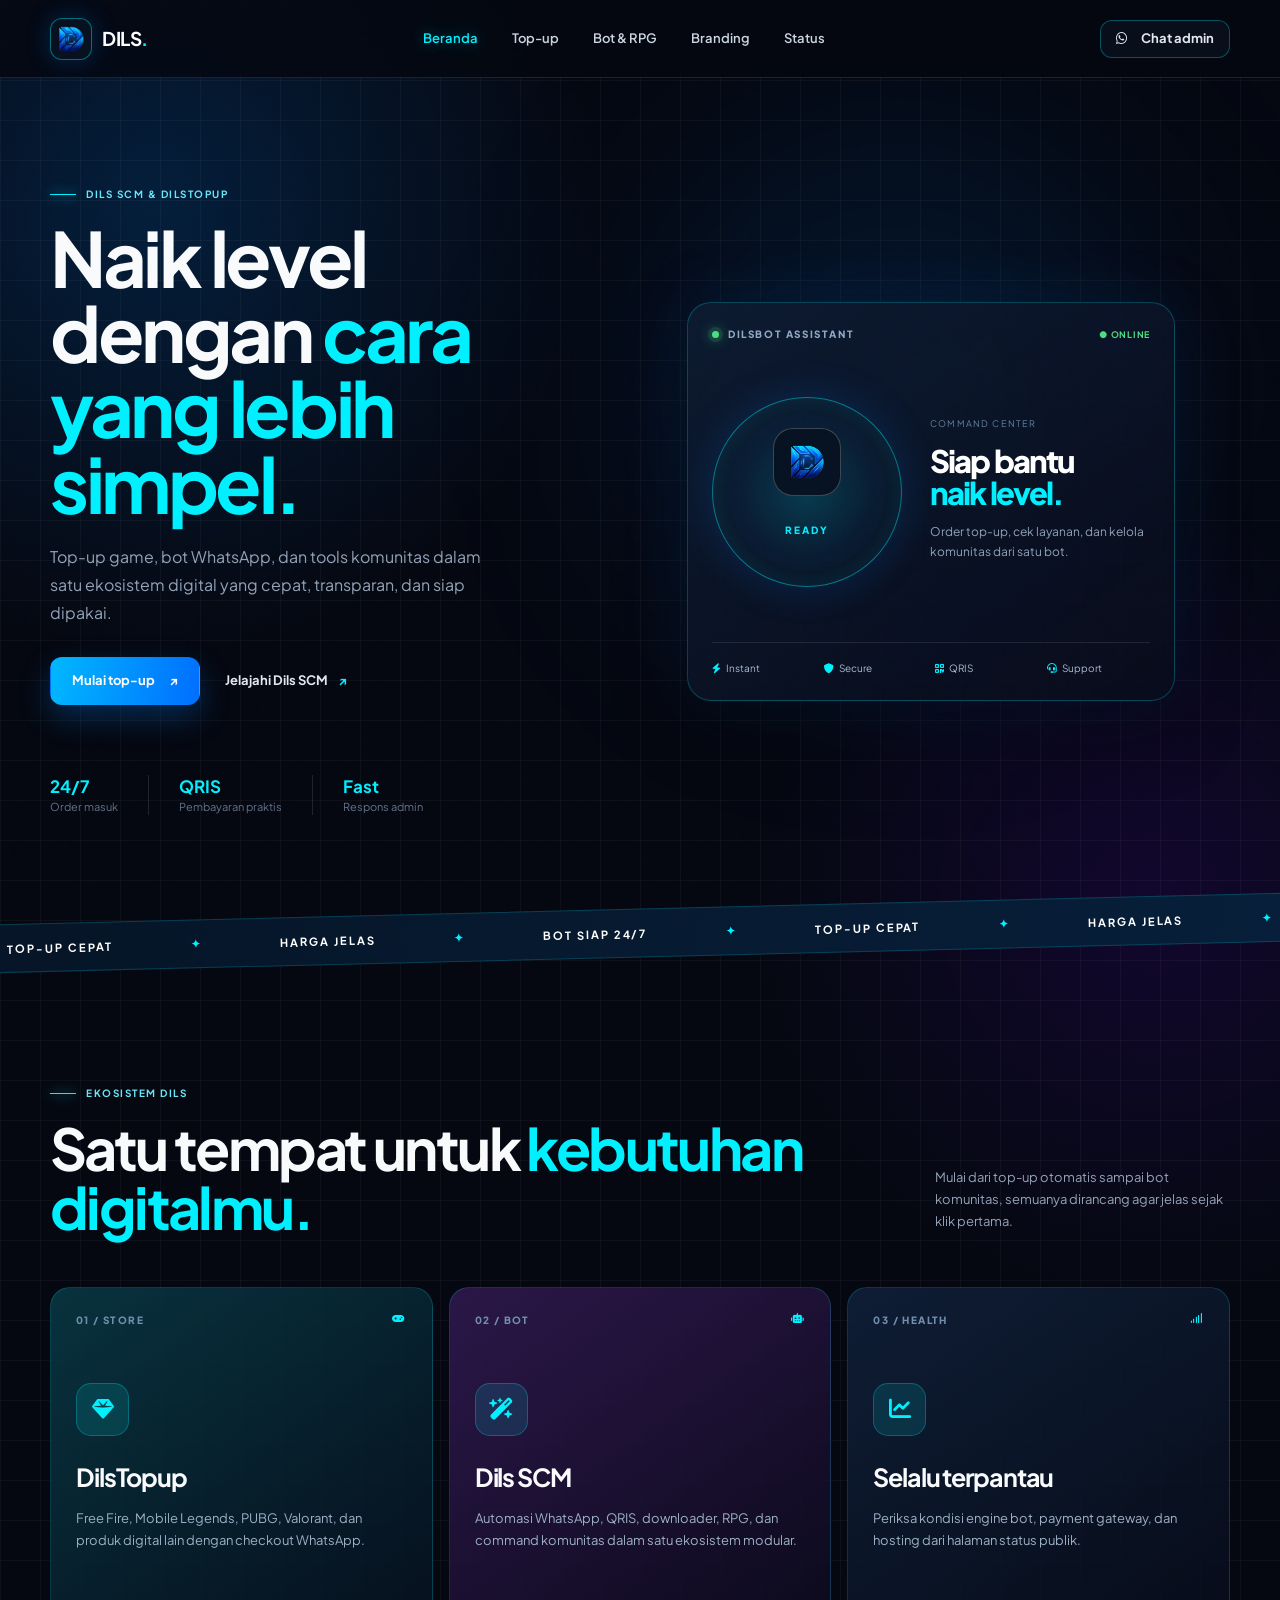
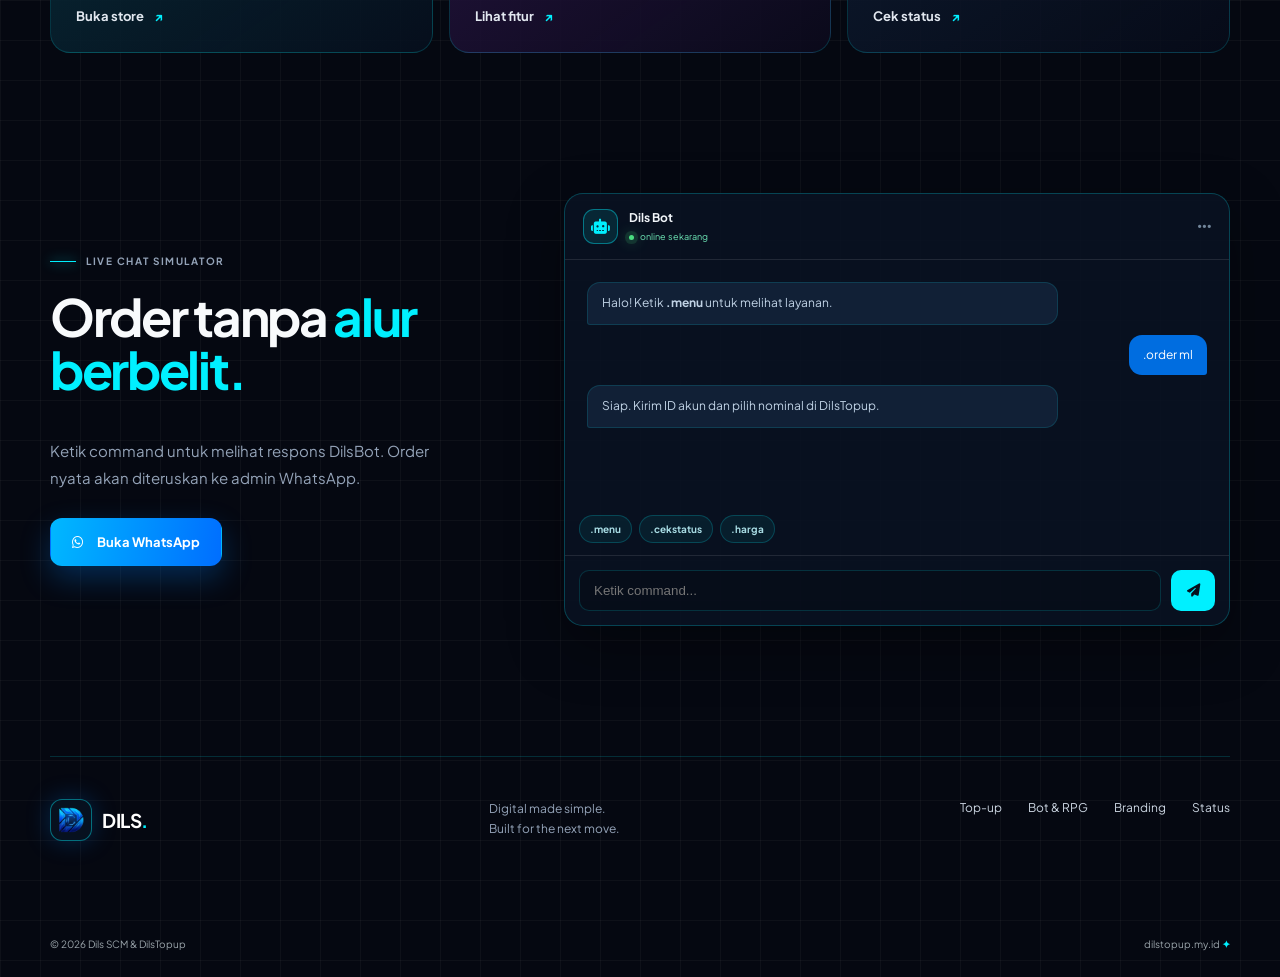
<file: index.html>
<!doctype html>
<html lang="id">
<head>
  <meta charset="utf-8">
  <meta name="viewport" content="width=device-width, initial-scale=1">
  <meta name="description" content="Dils SCM dan DilsTopup: bot WhatsApp, top-up game otomatis, dan komunitas digital.">
  <meta name="theme-color" content="#050811">
  <title>Dils SCM & DilsTopup | Digital made simple</title>
  <link rel="canonical" href="https://web.dilstopup.my.id/">
  <meta property="og:type" content="website">
  <meta property="og:site_name" content="Dils SCM & DilsTopup">
  <meta property="og:title" content="Dils SCM & DilsTopup | Digital made simple">
  <meta property="og:description" content="Top-up game, bot WhatsApp, QRIS, RPG, dan tools komunitas dalam satu ekosistem digital.">
  <meta property="og:url" content="https://web.dilstopup.my.id/">
  <meta property="og:image" content="https://web.dilstopup.my.id/dils-logo.png">
  <meta property="og:image:alt" content="Logo resmi Dils SCM dan DilsTopup">
  <meta name="twitter:card" content="summary_large_image">
  <meta name="twitter:title" content="Dils SCM & DilsTopup">
  <meta name="twitter:description" content="Top-up game, bot WhatsApp, QRIS, RPG, dan tools komunitas.">
  <meta name="twitter:image" content="https://web.dilstopup.my.id/dils-logo.png">
  <link rel="icon" href="/dils-logo.png">
  <link rel="preconnect" href="https://fonts.googleapis.com">
  <link rel="preconnect" href="https://fonts.gstatic.com" crossorigin>
  <link href="https://fonts.googleapis.com/css2?family=Plus+Jakarta+Sans:wght@400;500;600;700;800&display=swap" rel="stylesheet">
  <link rel="stylesheet" href="https://cdnjs.cloudflare.com/ajax/libs/font-awesome/6.4.0/css/all.min.css">
  <link rel="stylesheet" href="styles.css?v=2">
</head>
<body>
  <div class="noise" aria-hidden="true"></div>
  <header class="site-header">
    <a class="brand" href="index.html" aria-label="Dils beranda"><img src="/dils-logo.webp" alt="Logo Dils"><span>DILS<span class="brand-dot">.</span></span></a>
    <button class="menu-toggle" type="button" aria-label="Buka navigasi" aria-expanded="false"><i class="fa-solid fa-bars"></i></button>
    <nav class="main-nav" aria-label="Navigasi utama"><a href="index.html">Beranda</a><a href="store.html">Top-up</a><a href="bot.html">Bot & RPG</a><a href="branding.html">Branding</a><a href="status.html">Status</a></nav>
    <a class="button button-small button-outline" data-whatsapp href="https://wa.me/62895370022540"><i class="fa-brands fa-whatsapp"></i> Chat admin</a>
  </header>
  <main>
    <section class="hero section-shell">
      <div class="hero-copy reveal"><p class="eyebrow"><span class="eyebrow-line"></span>DILS SCM & DILSTOPUP</p><h1>Naik level dengan <em>cara yang lebih simpel.</em></h1><p class="hero-text">Top-up game, bot WhatsApp, dan tools komunitas dalam satu ekosistem digital yang cepat, transparan, dan siap dipakai.</p><div class="hero-actions"><a class="button button-primary" href="store.html">Mulai top-up <span>↗</span></a><a class="text-link" href="bot.html">Jelajahi Dils SCM <span>↗</span></a></div><div class="proof-row"><div><strong>24/7</strong><span>Order masuk</span></div><div><strong>QRIS</strong><span>Pembayaran praktis</span></div><div><strong>Fast</strong><span>Respons admin</span></div></div></div>
      <div class="hero-art reveal reveal-delay"><div class="hero-console"><div class="console-head"><span class="live-dot"></span>DILSBOT ASSISTANT <b>● ONLINE</b></div><div class="console-main"><div class="console-orb"><img src="/dils-logo.webp" alt="DilsBot"><span>READY</span></div><div class="console-copy"><small>COMMAND CENTER</small><strong>Siap bantu<br><em>naik level.</em></strong><p>Order top-up, cek layanan, dan kelola komunitas dari satu bot.</p></div></div><div class="console-grid"><span><i class="fa-solid fa-bolt"></i>Instant</span><span><i class="fa-solid fa-shield"></i>Secure</span><span><i class="fa-solid fa-qrcode"></i>QRIS</span><span><i class="fa-solid fa-headset"></i>Support</span></div></div></div>
    </section>
    <section class="ticker" aria-label="Keunggulan Dils"><div class="ticker-track"><span>TOP-UP CEPAT</span><i>✦</i><span>HARGA JELAS</span><i>✦</i><span>BOT SIAP 24/7</span><i>✦</i><span>TOP-UP CEPAT</span><i>✦</i><span>HARGA JELAS</span><i>✦</i></div></section>
    <section class="section-shell section-block"><div class="section-heading reveal"><div><p class="eyebrow"><span class="eyebrow-line"></span>EKOSISTEM DILS</p><h2>Satu tempat untuk <em>kebutuhan digitalmu.</em></h2></div><p>Mulai dari top-up otomatis sampai bot komunitas, semuanya dirancang agar jelas sejak klik pertama.</p></div><div class="feature-grid"><article class="feature-card feature-cyan reveal"><div class="card-top"><span>01 / STORE</span><i class="fa-solid fa-gamepad"></i></div><i class="feature-icon fa-solid fa-gem"></i><h3>DilsTopup</h3><p>Free Fire, Mobile Legends, PUBG, Valorant, dan produk digital lain dengan checkout WhatsApp.</p><a class="card-link" href="store.html">Buka store <span>↗</span></a></article><article class="feature-card feature-purple reveal"><div class="card-top"><span>02 / BOT</span><i class="fa-solid fa-robot"></i></div><i class="feature-icon fa-solid fa-wand-magic-sparkles"></i><h3>Dils SCM</h3><p>Automasi WhatsApp, QRIS, downloader, RPG, dan command komunitas dalam satu ekosistem modular.</p><a class="card-link" href="bot.html">Lihat fitur <span>↗</span></a></article><article class="feature-card feature-blue reveal"><div class="card-top"><span>03 / HEALTH</span><i class="fa-solid fa-signal"></i></div><i class="feature-icon fa-solid fa-chart-line"></i><h3>Selalu terpantau</h3><p>Periksa kondisi engine bot, payment gateway, dan hosting dari halaman status publik.</p><a class="card-link" href="status.html">Cek status <span>↗</span></a></article></div></section>
    <section class="section-shell chat-section" data-chat><div class="chat-copy"><p class="eyebrow"><span class="eyebrow-line"></span>LIVE CHAT SIMULATOR</p><h2>Order tanpa <em>alur berbelit.</em></h2><p>Ketik command untuk melihat respons DilsBot. Order nyata akan diteruskan ke admin WhatsApp.</p><a class="button button-primary" data-whatsapp href="https://wa.me/62895370022540"><i class="fa-brands fa-whatsapp"></i> Buka WhatsApp</a></div><div class="chat-window"><div class="chat-head"><span class="avatar"><i class="fa-solid fa-robot"></i></span><div><b>Dils Bot</b><small><span class="live-dot"></span> online sekarang</small></div><i class="fa-solid fa-ellipsis"></i></div><div class="chat-messages"><div class="message bot">Halo! Ketik <strong>.menu</strong> untuk melihat layanan.</div><div class="message user">.order ml</div><div class="message bot">Siap. Kirim ID akun dan pilih nominal di DilsTopup.</div></div><div class="chat-prompts" aria-label="Command cepat"><button type="button" data-chat-prompt=".menu">.menu</button><button type="button" data-chat-prompt=".cekstatus">.cekstatus</button><button type="button" data-chat-prompt=".harga">.harga</button></div><form class="chat-form"><input aria-label="Pesan simulasi" placeholder="Ketik command..."><button aria-label="Kirim pesan"><i class="fa-solid fa-paper-plane"></i></button></form></div></section>
  </main>
  <footer class="site-footer"><div class="footer-top"><a class="brand" href="index.html"><img src="/dils-logo.webp" alt="Logo Dils"><span>DILS<span class="brand-dot">.</span></span></a><p>Digital made simple.<br>Built for the next move.</p><div class="footer-links"><a href="store.html">Top-up</a><a href="bot.html">Bot & RPG</a><a href="branding.html">Branding</a><a href="status.html">Status</a></div></div><div class="footer-bottom"><span>© 2026 Dils SCM & DilsTopup</span><span>dilstopup.my.id <b>✦</b></span></div></footer>
  <div class="toast" role="status"></div><script src="app.js?v=2" defer></script>
</body>
</html>
</file>
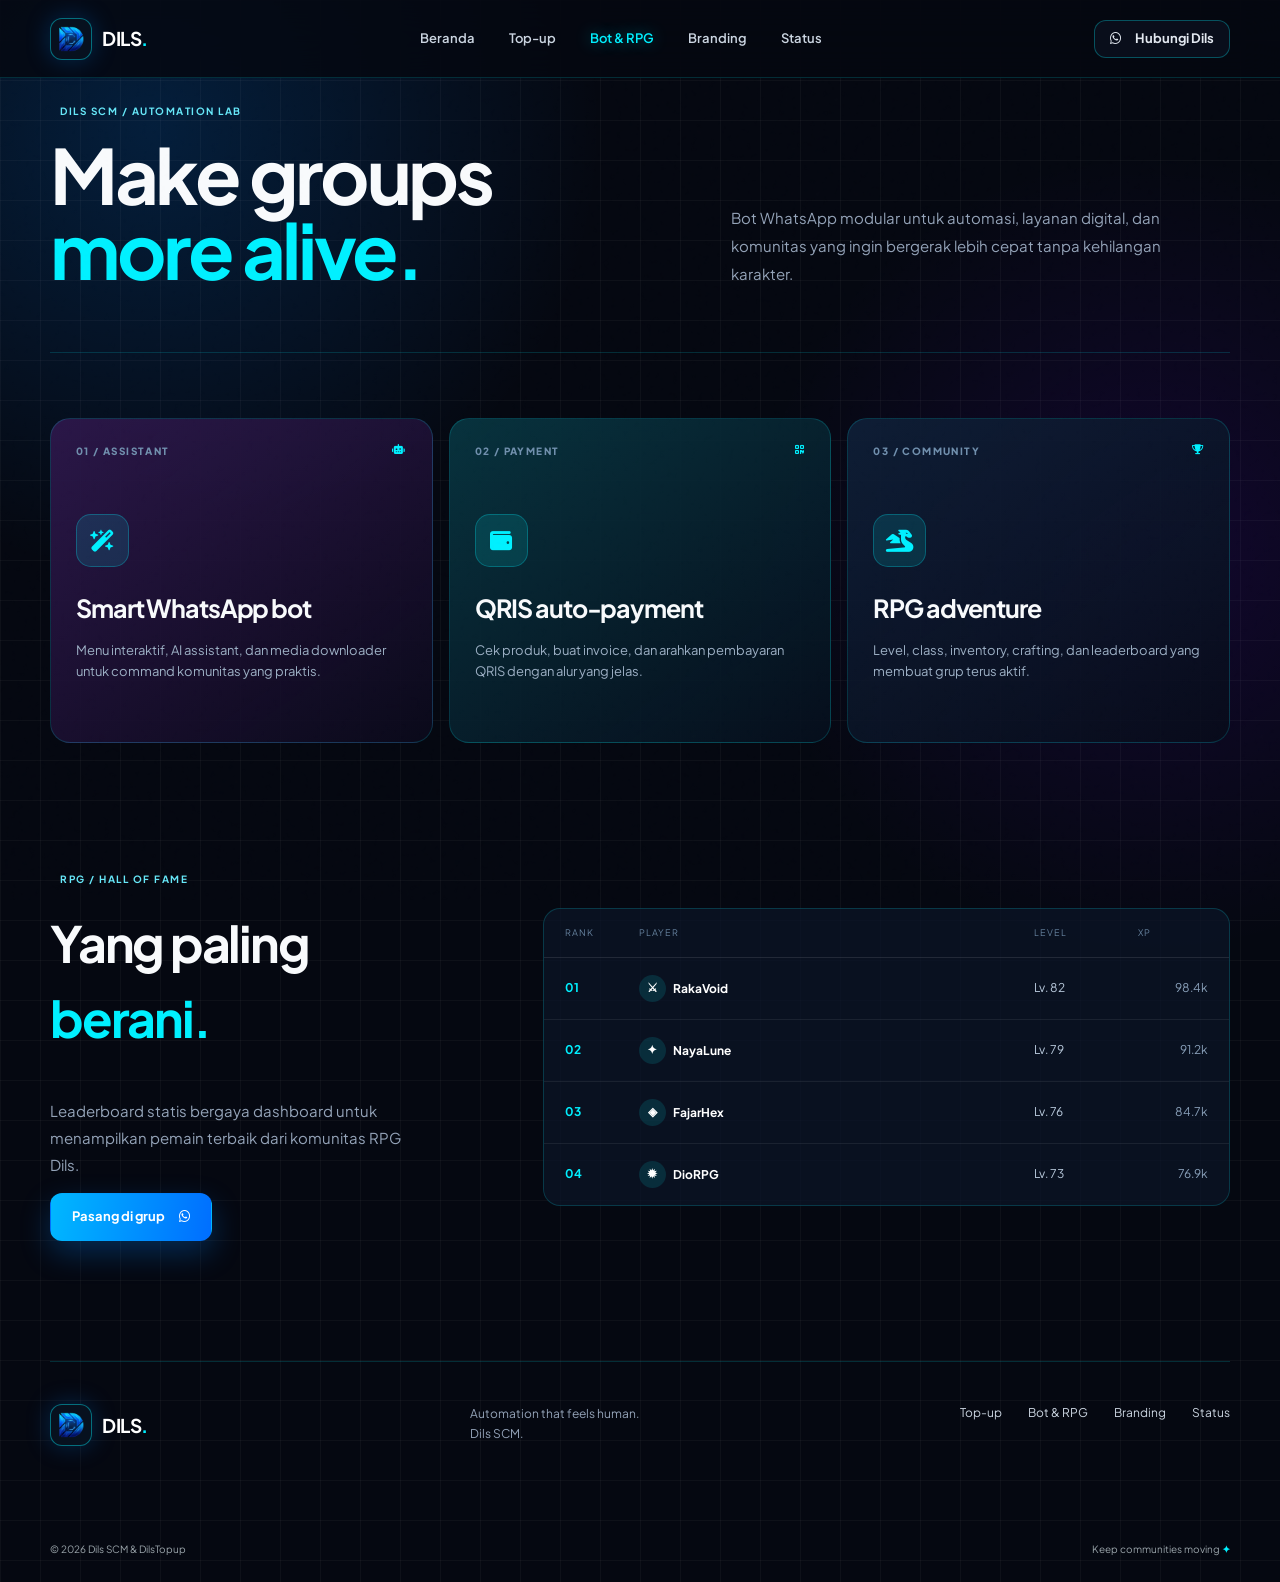
<file: bot.html>
<!doctype html>
<html lang="id">
<head><meta charset="utf-8"><meta name="viewport" content="width=device-width, initial-scale=1"><meta name="description" content="Dils SCM: bot WhatsApp, QRIS auto-payment, downloader, dan RPG komunitas."><title>Dils SCM | Bot & RPG</title><link rel="canonical" href="https://web.dilstopup.my.id/bot.html"><meta property="og:type" content="website"><meta property="og:site_name" content="Dils SCM"><meta property="og:title" content="Dils SCM | Bot WhatsApp & RPG"><meta property="og:description" content="Bot WhatsApp modular dengan QRIS auto-payment, media downloader, dan RPG komunitas."><meta property="og:url" content="https://web.dilstopup.my.id/bot.html"><meta property="og:image" content="https://web.dilstopup.my.id/dils-logo.png"><meta property="og:image:alt" content="Logo Dils SCM"><meta name="twitter:card" content="summary_large_image"><meta name="twitter:title" content="Dils SCM | Bot WhatsApp & RPG"><meta name="twitter:description" content="Automasi komunitas, QRIS, downloader, dan RPG dalam satu bot."><meta name="twitter:image" content="https://web.dilstopup.my.id/dils-logo.png"><link rel="icon" href="/dils-logo.png"><link rel="preconnect" href="https://fonts.googleapis.com"><link rel="preconnect" href="https://fonts.gstatic.com" crossorigin><link href="https://fonts.googleapis.com/css2?family=Plus+Jakarta+Sans:wght@400;500;600;700;800&display=swap" rel="stylesheet"><link rel="stylesheet" href="https://cdnjs.cloudflare.com/ajax/libs/font-awesome/6.4.0/css/all.min.css"><link rel="stylesheet" href="styles.css?v=2"></head>
<body><div class="noise" aria-hidden="true"></div><header class="site-header"><a class="brand" href="index.html"><img src="/dils-logo.webp" alt="Logo Dils"><span>DILS<span class="brand-dot">.</span></span></a><button class="menu-toggle" type="button" aria-label="Buka navigasi" aria-expanded="false"><i class="fa-solid fa-bars"></i></button><nav class="main-nav" aria-label="Navigasi utama"><a href="index.html">Beranda</a><a href="store.html">Top-up</a><a href="bot.html">Bot & RPG</a><a href="branding.html">Branding</a><a href="status.html">Status</a></nav><a class="button button-small button-outline" data-whatsapp href="https://wa.me/62895370022540"><i class="fa-brands fa-whatsapp"></i> Hubungi Dils</a></header><main class="portal-page section-shell"><section class="portal-hero reveal"><div><div class="eyebrow"><span></span>DILS SCM / AUTOMATION LAB</div><h1>Make groups <em>more alive.</em></h1></div><p>Bot WhatsApp modular untuk automasi, layanan digital, dan komunitas yang ingin bergerak lebih cepat tanpa kehilangan karakter.</p></section><section class="feature-grid portal-features"><article class="feature-card feature-purple reveal"><div class="card-top"><span>01 / ASSISTANT</span><i class="fa-solid fa-robot"></i></div><i class="feature-icon fa-solid fa-wand-magic-sparkles"></i><h3>Smart WhatsApp bot</h3><p>Menu interaktif, AI assistant, dan media downloader untuk command komunitas yang praktis.</p></article><article class="feature-card feature-cyan reveal"><div class="card-top"><span>02 / PAYMENT</span><i class="fa-solid fa-qrcode"></i></div><i class="feature-icon fa-solid fa-wallet"></i><h3>QRIS auto-payment</h3><p>Cek produk, buat invoice, dan arahkan pembayaran QRIS dengan alur yang jelas.</p></article><article class="feature-card feature-blue reveal"><div class="card-top"><span>03 / COMMUNITY</span><i class="fa-solid fa-trophy"></i></div><i class="feature-icon fa-solid fa-dragon"></i><h3>RPG adventure</h3><p>Level, class, inventory, crafting, dan leaderboard yang membuat grup terus aktif.</p></article></section><section class="rpg-layout section-block"><div><div class="eyebrow"><span></span>RPG / HALL OF FAME</div><h2>Yang paling <em>berani.</em></h2><p class="lead">Leaderboard statis bergaya dashboard untuk menampilkan pemain terbaik dari komunitas RPG Dils.</p><a class="button button-primary" data-whatsapp href="https://wa.me/62895370022540">Pasang di grup <i class="fa-brands fa-whatsapp"></i></a></div><div class="leaderboard"><div class="leader-head"><span>RANK</span><span>PLAYER</span><span>LEVEL</span><span>XP</span></div><div class="leader-row"><b>01</b><strong><span class="rank-avatar">⚔</span>RakaVoid</strong><span>Lv. 82</span><em>98.4k</em></div><div class="leader-row"><b>02</b><strong><span class="rank-avatar">✦</span>NayaLune</strong><span>Lv. 79</span><em>91.2k</em></div><div class="leader-row"><b>03</b><strong><span class="rank-avatar">◈</span>FajarHex</strong><span>Lv. 76</span><em>84.7k</em></div><div class="leader-row"><b>04</b><strong><span class="rank-avatar">✹</span>DioRPG</strong><span>Lv. 73</span><em>76.9k</em></div></div></section></main><footer class="site-footer"><div class="footer-top"><a class="brand" href="index.html"><img src="/dils-logo.webp" alt="Logo Dils"><span>DILS<span class="brand-dot">.</span></span></a><p>Automation that feels human.<br>Dils SCM.</p><div class="footer-links"><a href="store.html">Top-up</a><a href="bot.html">Bot & RPG</a><a href="branding.html">Branding</a><a href="status.html">Status</a></div></div><div class="footer-bottom"><span>© 2026 Dils SCM & DilsTopup</span><span>Keep communities moving <b>✦</b></span></div></footer><script src="app.js?v=2" defer></script></body></html>
</file>
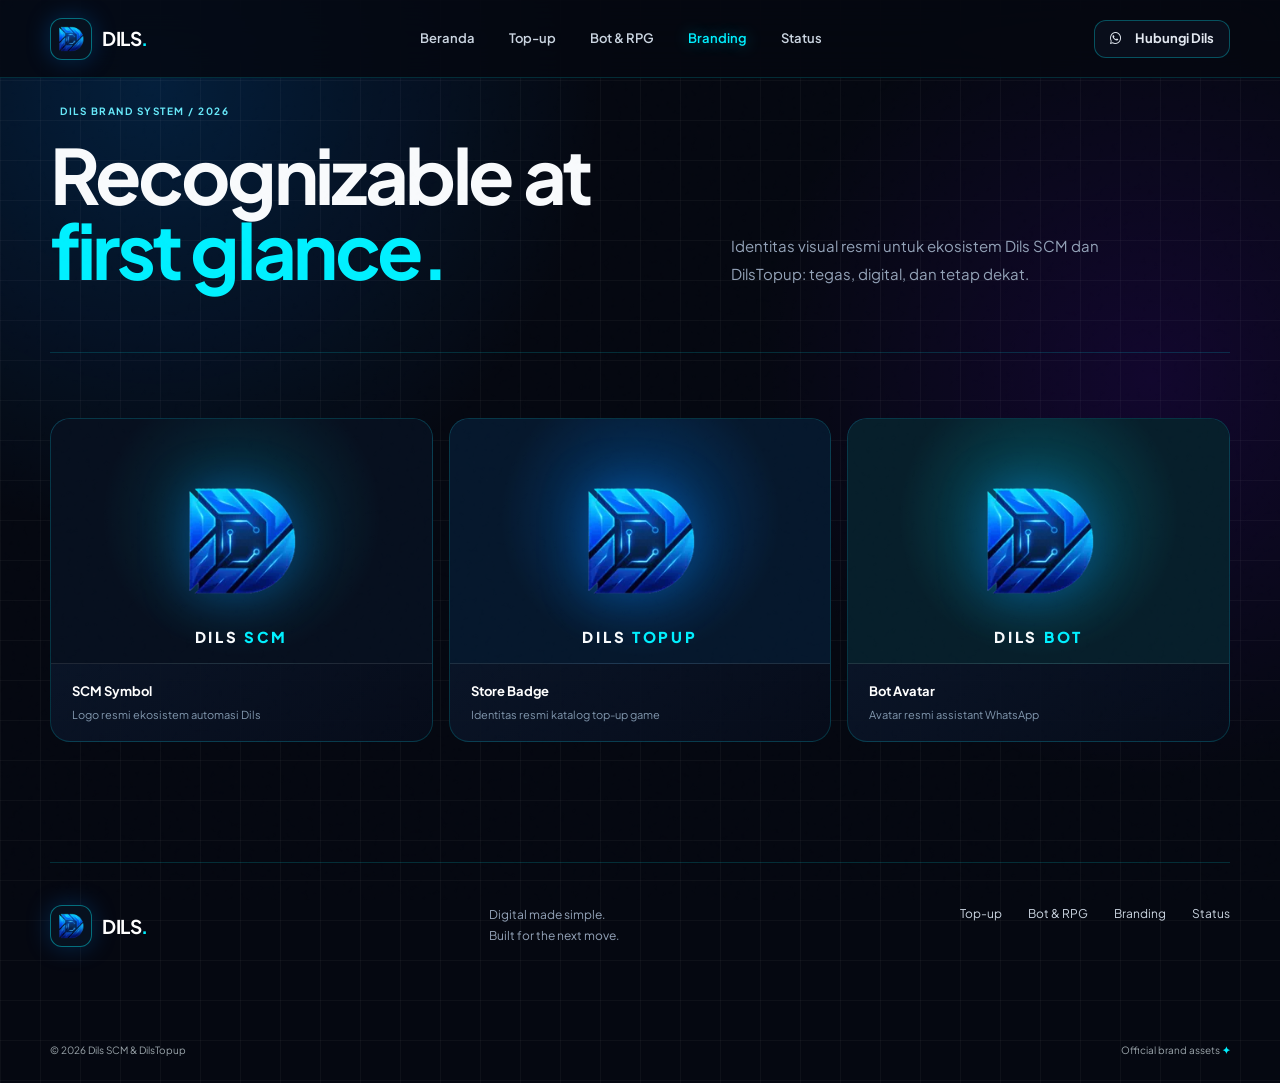
<file: branding.html>
<!doctype html>
<html lang="id">
<head>
  <meta charset="utf-8">
  <meta name="viewport" content="width=device-width, initial-scale=1">
  <meta name="description" content="Galeri logo resmi Dils SCM dan DilsTopup.">
  <title>Dils | Branding & Logo</title><link rel="canonical" href="https://web.dilstopup.my.id/branding.html"><meta property="og:type" content="website"><meta property="og:site_name" content="Dils"><meta property="og:title" content="Dils | Branding & Logo resmi"><meta property="og:description" content="Galeri identitas visual resmi Dils SCM, DilsTopup, dan DilsBot."><meta property="og:url" content="https://web.dilstopup.my.id/branding.html"><meta property="og:image" content="https://web.dilstopup.my.id/dils-logo.png"><meta property="og:image:alt" content="Logo resmi Dils"><meta name="twitter:card" content="summary_large_image"><meta name="twitter:title" content="Dils | Branding & Logo resmi"><meta name="twitter:description" content="Galeri logo resmi ekosistem Dils."><meta name="twitter:image" content="https://web.dilstopup.my.id/dils-logo.png">
  <link rel="icon" href="dils-logo.png">
  <link rel="preconnect" href="https://fonts.googleapis.com">
  <link rel="preconnect" href="https://fonts.gstatic.com" crossorigin>
  <link href="https://fonts.googleapis.com/css2?family=Plus+Jakarta+Sans:wght@400;500;600;700;800&display=swap" rel="stylesheet">
  <link rel="stylesheet" href="https://cdnjs.cloudflare.com/ajax/libs/font-awesome/6.4.0/css/all.min.css">
  <link rel="stylesheet" href="styles.css?v=3">
  <style>
    .brand-gallery { grid-template-columns: repeat(3, 1fr); }
    .brand-tile { background: linear-gradient(145deg, rgba(13, 28, 50, .96), rgba(7, 13, 27, .9)); }
    .tile-art { position: relative; min-height: 245px; padding: 30px; background: radial-gradient(circle at 50% 40%, rgba(0, 240, 255, .16), transparent 58%), #07101f; }
    .tile-art img { width: 150px; height: 150px; object-fit: contain; filter: drop-shadow(0 0 24px rgba(0, 133, 255, .4)); }
    .tile-art .tile-wordmark { position: absolute; right: 20px; bottom: 17px; left: 20px; color: #f8fafc; font: 800 15px/1.2 "Plus Jakarta Sans", sans-serif; letter-spacing: .18em; text-align: center; }
    .tile-art .tile-wordmark span { color: #00f0ff; }
    .tile-art.store-variant { background: radial-gradient(circle at 50% 40%, rgba(0, 133, 255, .3), transparent 58%), #06182d; }
    .tile-art.bot-variant { background: radial-gradient(circle at 50% 40%, rgba(0, 240, 255, .24), transparent 58%), #071f2b; }
    .tile-art.bot-variant img { border-radius: 30px; }
    @media (max-width: 800px) { .brand-gallery { grid-template-columns: 1fr; } }
  </style>
</head>
<body>
  <div class="noise" aria-hidden="true"></div>
  <header class="site-header">
    <a class="brand" href="index.html" aria-label="Dils beranda"><img src="dils-logo.webp" alt="Logo Dils"><span>DILS<span class="brand-dot">.</span></span></a>
    <button class="menu-toggle" type="button" aria-label="Buka navigasi" aria-expanded="false"><i class="fa-solid fa-bars"></i></button>
    <nav class="main-nav" aria-label="Navigasi utama"><a href="index.html">Beranda</a><a href="store.html">Top-up</a><a href="bot.html">Bot & RPG</a><a href="branding.html">Branding</a><a href="status.html">Status</a></nav>
    <a class="button button-small button-outline" data-whatsapp href="https://wa.me/62895370022540"><i class="fa-brands fa-whatsapp"></i> Hubungi Dils</a>
  </header>
  <main class="portal-page section-shell">
    <section class="portal-hero reveal"><div><p class="eyebrow"><span></span>DILS BRAND SYSTEM / 2026</p><h1>Recognizable at <em>first glance.</em></h1></div><p>Identitas visual resmi untuk ekosistem Dils SCM dan DilsTopup: tegas, digital, dan tetap dekat.</p></section>
    <section class="brand-gallery">
      <article class="brand-tile reveal"><div class="tile-art"><img loading="lazy" decoding="async" src="dils-logo.webp" alt="Logo resmi Dils SCM"><strong class="tile-wordmark">DILS <span>SCM</span></strong></div><div><b>SCM Symbol</b><span>Logo resmi ekosistem automasi Dils</span></div></article>
      <article class="brand-tile reveal"><div class="tile-art store-variant"><img loading="lazy" decoding="async" src="dils-logo.webp" alt="Logo resmi DilsTopup"><strong class="tile-wordmark">DILS <span>TOPUP</span></strong></div><div><b>Store Badge</b><span>Identitas resmi katalog top-up game</span></div></article>
      <article class="brand-tile reveal"><div class="tile-art bot-variant"><img loading="lazy" decoding="async" src="dils-logo.webp" alt="Logo resmi DilsBot"><strong class="tile-wordmark">DILS <span>BOT</span></strong></div><div><b>Bot Avatar</b><span>Avatar resmi assistant WhatsApp</span></div></article>
    </section>
  </main>
  <footer class="site-footer"><div class="footer-top"><a class="brand" href="index.html"><img src="dils-logo.webp" alt="Logo Dils"><span>DILS<span class="brand-dot">.</span></span></a><p>Digital made simple.<br>Built for the next move.</p><div class="footer-links"><a href="store.html">Top-up</a><a href="bot.html">Bot & RPG</a><a href="branding.html">Branding</a><a href="status.html">Status</a></div></div><div class="footer-bottom"><span>© 2026 Dils SCM & DilsTopup</span><span>Official brand assets <b>✦</b></span></div></footer>
  <script src="app.js?v=3" defer></script>
</body>
</html>
</file>
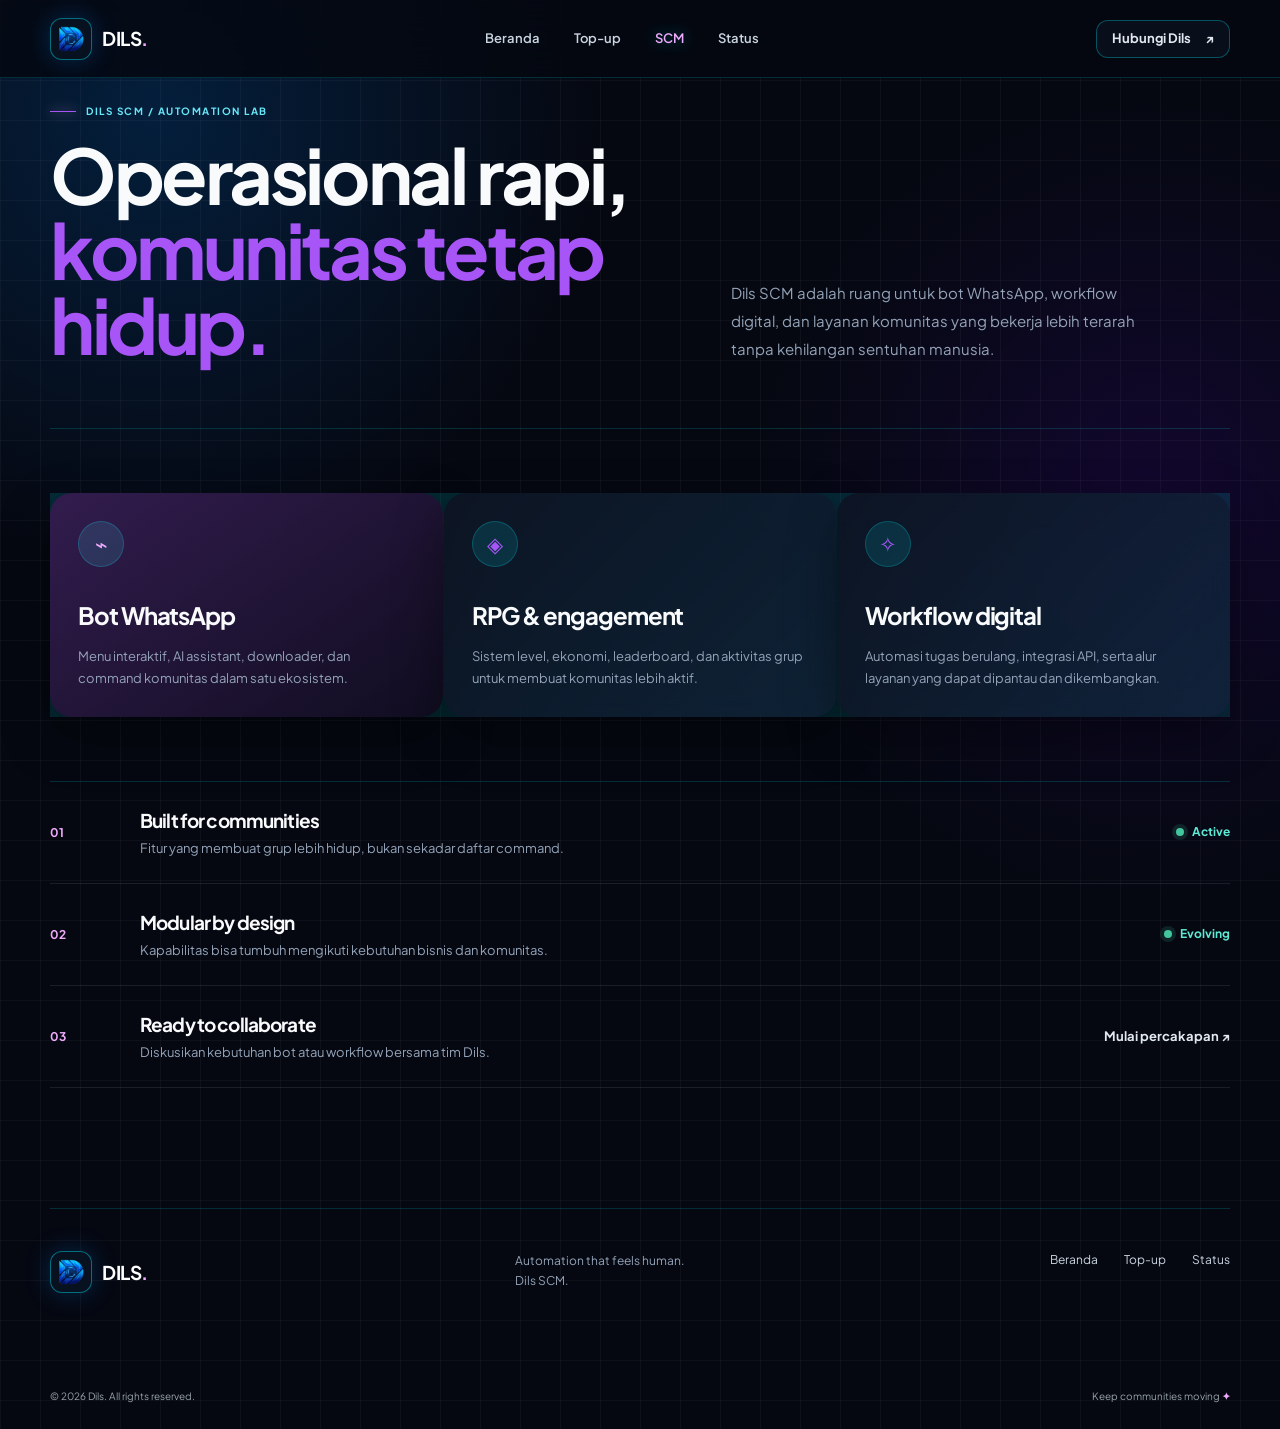
<file: scm.html>
<!doctype html>
<html lang="id">
<head>
  <meta charset="utf-8" />
  <meta name="viewport" content="width=device-width, initial-scale=1" />
  <meta name="description" content="Dils SCM untuk otomasi komunitas, workflow, dan bot WhatsApp." />
  <title>Dils SCM | Automation that feels human</title><link rel="canonical" href="https://web.dilstopup.my.id/scm.html"><meta property="og:type" content="website"><meta property="og:site_name" content="Dils SCM"><meta property="og:title" content="Dils SCM | Automation Lab"><meta property="og:description" content="Ekosistem automasi dan tools komunitas Dils SCM."><meta property="og:url" content="https://web.dilstopup.my.id/scm.html"><meta property="og:image" content="https://web.dilstopup.my.id/dils-logo.png"><meta property="og:image:alt" content="Logo Dils SCM"><meta name="twitter:card" content="summary_large_image"><meta name="twitter:title" content="Dils SCM | Automation Lab"><meta name="twitter:description" content="Automasi komunitas dengan Dils SCM."><meta name="twitter:image" content="https://web.dilstopup.my.id/dils-logo.png">
  <link rel="icon" href="/dils-logo.png" />
  <link rel="stylesheet" href="https://cdnjs.cloudflare.com/ajax/libs/font-awesome/6.4.0/css/all.min.css" />
  <link rel="preconnect" href="https://fonts.googleapis.com" /><link rel="preconnect" href="https://fonts.gstatic.com" crossorigin />
  <link href="https://fonts.googleapis.com/css2?family=Plus+Jakarta+Sans:wght@300;400;500;600;700;800&display=swap" rel="stylesheet" />
  <link rel="stylesheet" href="styles.css?v=2" />
</head>
<body class="scm-mode">
  <header class="site-header"><a class="brand" href="index.html"><img src="/dils-logo.webp" alt="Logo Dils" /><span>DILS<span class="brand-dot">.</span></span></a><nav class="main-nav" aria-label="Navigasi utama"><a href="index.html">Beranda</a><a href="store.html">Top-up</a><a href="scm.html">SCM</a><a href="status.html">Status</a></nav><a class="button button-small button-outline" data-whatsapp href="https://wa.me/62895370022540" target="_blank" rel="noreferrer">Hubungi Dils <span>↗</span></a><button class="menu-toggle" type="button" aria-label="Buka navigasi" aria-expanded="false"><span></span><span></span></button></header>
  <main class="portal-page section-shell"><section class="portal-hero"><div><p class="eyebrow"><span class="eyebrow-line"></span>DILS SCM / AUTOMATION LAB</p><h1>Operasional rapi, <em>komunitas tetap hidup.</em></h1></div><p>Dils SCM adalah ruang untuk bot WhatsApp, workflow digital, dan layanan komunitas yang bekerja lebih terarah tanpa kehilangan sentuhan manusia.</p></section><section class="portal-grid" aria-label="Kapabilitas SCM"><article class="portal-card dark"><div class="portal-icon">⌁</div><h2>Bot WhatsApp</h2><p>Menu interaktif, AI assistant, downloader, dan command komunitas dalam satu ekosistem.</p></article><article class="portal-card"><div class="portal-icon">◈</div><h2>RPG & engagement</h2><p>Sistem level, ekonomi, leaderboard, dan aktivitas grup untuk membuat komunitas lebih aktif.</p></article><article class="portal-card"><div class="portal-icon">✧</div><h2>Workflow digital</h2><p>Automasi tugas berulang, integrasi API, serta alur layanan yang dapat dipantau dan dikembangkan.</p></article></section><section class="portal-list"><div class="portal-list-row"><b>01</b><div><h3>Built for communities</h3><p>Fitur yang membuat grup lebih hidup, bukan sekadar daftar command.</p></div><span class="portal-status">Active</span></div><div class="portal-list-row"><b>02</b><div><h3>Modular by design</h3><p>Kapabilitas bisa tumbuh mengikuti kebutuhan bisnis dan komunitas.</p></div><span class="portal-status">Evolving</span></div><div class="portal-list-row"><b>03</b><div><h3>Ready to collaborate</h3><p>Diskusikan kebutuhan bot atau workflow bersama tim Dils.</p></div><a class="text-link" data-whatsapp href="https://wa.me/62895370022540" target="_blank" rel="noreferrer">Mulai percakapan ↗</a></div></section></main>
  <footer class="site-footer section-shell"><div class="footer-top"><a class="brand" href="index.html"><img src="/dils-logo.webp" alt="Logo Dils" /><span>DILS<span class="brand-dot">.</span></span></a><p>Automation that feels human.<br />Dils SCM.</p><div class="footer-links"><a href="index.html">Beranda</a><a href="store.html">Top-up</a><a href="status.html">Status</a></div></div><div class="footer-bottom"><span>© 2026 Dils. All rights reserved.</span><span>Keep communities moving <b>✦</b></span></div></footer><script src="app.js?v=2" defer></script>
</body>
</html>
</file>
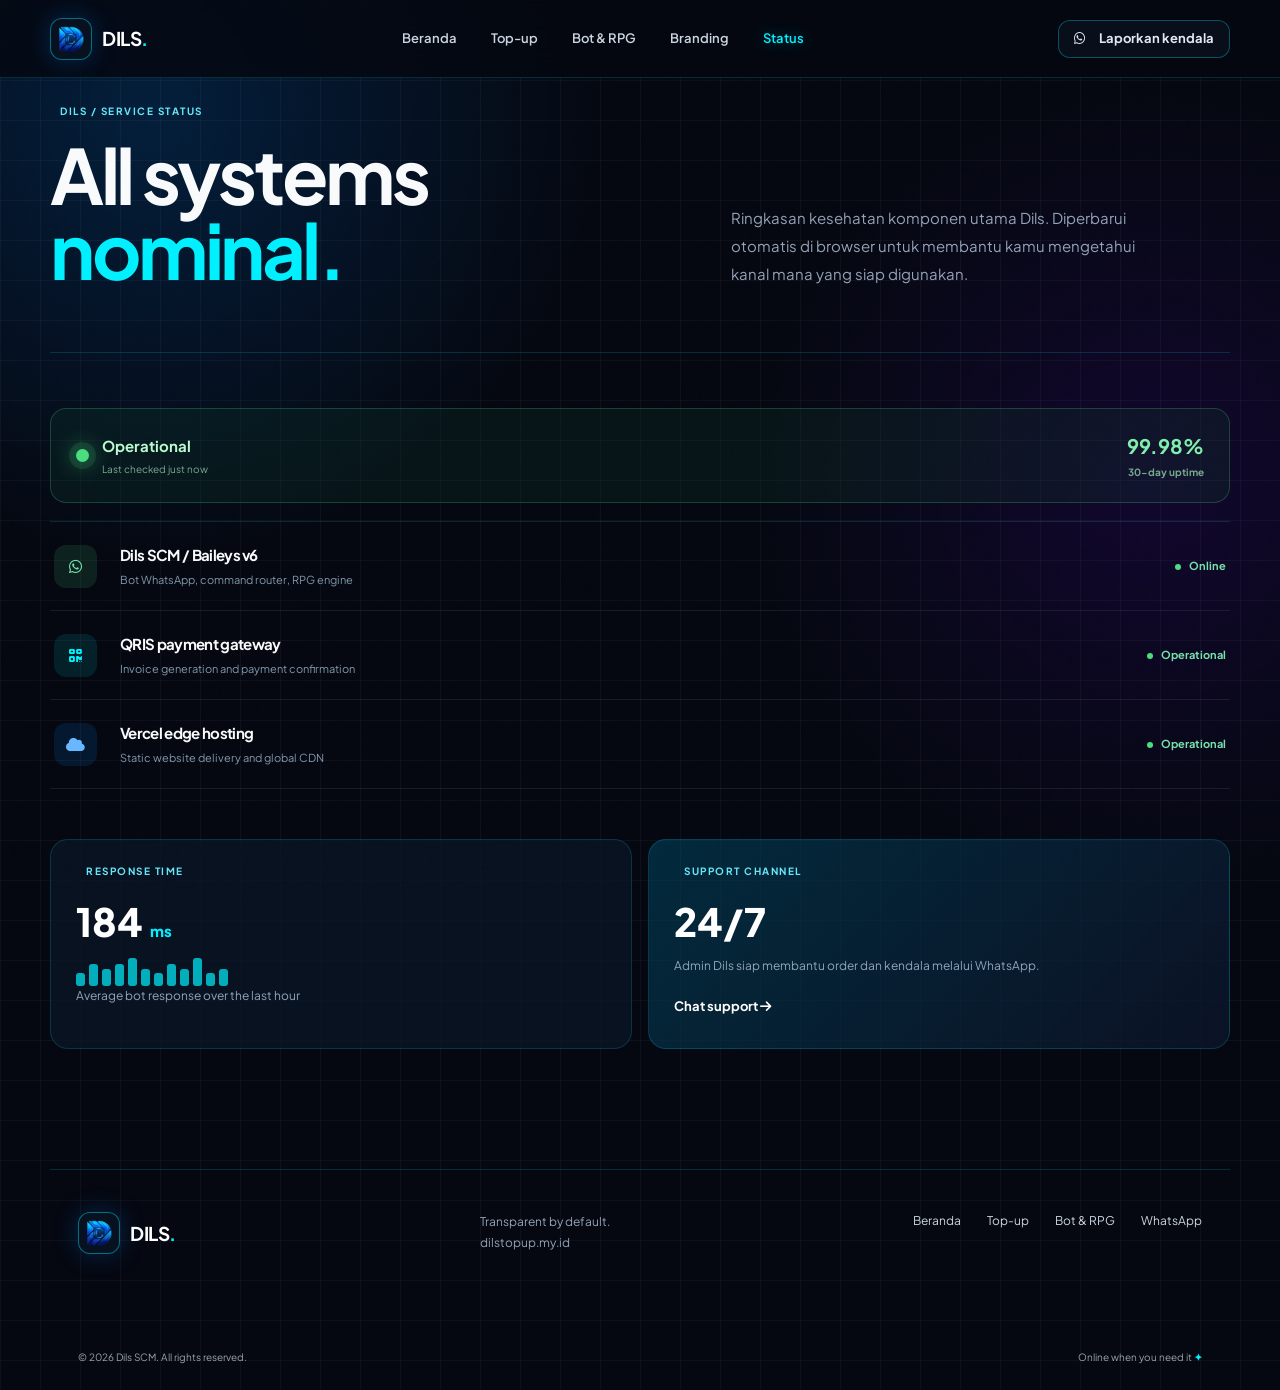
<file: status.html>
<!doctype html><html lang="id"><head><meta charset="utf-8"><meta name="viewport" content="width=device-width, initial-scale=1"><meta name="description" content="Status kesehatan layanan Dils SCM, QRIS payment gateway, dan Vercel hosting."><title>Dils Status | Service health</title><link rel="canonical" href="https://web.dilstopup.my.id/status.html"><meta property="og:type" content="website"><meta property="og:site_name" content="Dils SCM"><meta property="og:title" content="Dils Status | Service health"><meta property="og:description" content="Pantau status bot, QRIS payment gateway, dan hosting Dils."><meta property="og:url" content="https://web.dilstopup.my.id/status.html"><meta property="og:image" content="https://web.dilstopup.my.id/dils-logo.png"><meta property="og:image:alt" content="Logo Dils SCM"><meta name="twitter:card" content="summary_large_image"><meta name="twitter:title" content="Dils Status | Service health"><meta name="twitter:description" content="Status layanan Dils secara transparan."><meta name="twitter:image" content="https://web.dilstopup.my.id/dils-logo.png"><link rel="icon" href="/dils-logo.png"><link rel="preconnect" href="https://fonts.googleapis.com"><link rel="preconnect" href="https://fonts.gstatic.com" crossorigin><link href="https://fonts.googleapis.com/css2?family=Plus+Jakarta+Sans:wght@400;500;600;700;800&display=swap" rel="stylesheet"><link rel="stylesheet" href="https://cdnjs.cloudflare.com/ajax/libs/font-awesome/6.4.0/css/all.min.css"><link rel="stylesheet" href="styles.css?v=2"></head><body><div class="noise" aria-hidden="true"></div><header class="site-header"><a class="brand" href="index.html"><img src="/dils-logo.webp" alt="Logo Dils"><span>DILS<span class="brand-dot">.</span></span></a><button class="menu-toggle" aria-label="Buka navigasi" aria-expanded="false"><i class="fa-solid fa-bars"></i></button><nav class="main-nav" aria-label="Navigasi utama"><a href="index.html">Beranda</a><a href="store.html">Top-up</a><a href="bot.html">Bot & RPG</a><a href="branding.html">Branding</a><a href="status.html">Status</a></nav><a class="button button-small button-outline" data-whatsapp href="https://wa.me/62895370022540"><i class="fa-brands fa-whatsapp"></i> Laporkan kendala</a></header><main class="portal-page section-shell"><section class="portal-hero reveal"><div><div class="eyebrow"><span></span>DILS / SERVICE STATUS</div><h1>All systems <em>nominal.</em></h1></div><p>Ringkasan kesehatan komponen utama Dils. Diperbarui otomatis di browser untuk membantu kamu mengetahui kanal mana yang siap digunakan.</p></section><section class="status-summary"><div><span class="status-big-dot"></span><div><b>Operational</b><small>Last checked just now</small></div></div><strong>99.98%<small>30-day uptime</small></strong></section><section class="status-list"><div class="status-row"><span class="status-icon"><i class="fa-brands fa-whatsapp"></i></span><div><h3>Dils SCM / Baileys v6</h3><p>Bot WhatsApp, command router, RPG engine</p></div><span class="status-pill"><i></i> Online</span></div><div class="status-row"><span class="status-icon cyan"><i class="fa-solid fa-qrcode"></i></span><div><h3>QRIS payment gateway</h3><p>Invoice generation and payment confirmation</p></div><span class="status-pill"><i></i> Operational</span></div><div class="status-row"><span class="status-icon blue"><i class="fa-solid fa-cloud"></i></span><div><h3>Vercel edge hosting</h3><p>Static website delivery and global CDN</p></div><span class="status-pill"><i></i> Operational</span></div></section><section class="status-grid"><article class="status-card"><div class="eyebrow"><span></span>RESPONSE TIME</div><strong>184 <small>ms</small></strong><div class="pulse-bars"><i></i><i></i><i></i><i></i><i></i><i></i><i></i><i></i><i></i><i></i><i></i><i></i></div><p>Average bot response over the last hour</p></article><article class="status-card accent"><div class="eyebrow"><span></span>SUPPORT CHANNEL</div><strong>24/7</strong><p>Admin Dils siap membantu order dan kendala melalui WhatsApp.</p><a class="text-link" data-whatsapp href="https://wa.me/62895370022540">Chat support <i class="fa-solid fa-arrow-right"></i></a></article></section></main><footer class="site-footer"><div class="section-shell footer-top"><a class="brand" href="index.html"><img src="/dils-logo.webp" alt="Logo Dils"><span>DILS<span class="brand-dot">.</span></span></a><p>Transparent by default.<br><span>dilstopup.my.id</span></p><div class="footer-links"><a href="index.html">Beranda</a><a href="store.html">Top-up</a><a href="bot.html">Bot & RPG</a><a data-whatsapp href="https://wa.me/62895370022540">WhatsApp</a></div></div><div class="section-shell footer-bottom"><span>© 2026 Dils SCM. All rights reserved.</span><span>Online when you need it <b>✦</b></span></div></footer><div class="toast" role="status" aria-live="polite"></div><script src="app.js?v=2" defer></script></body></html>
</file>
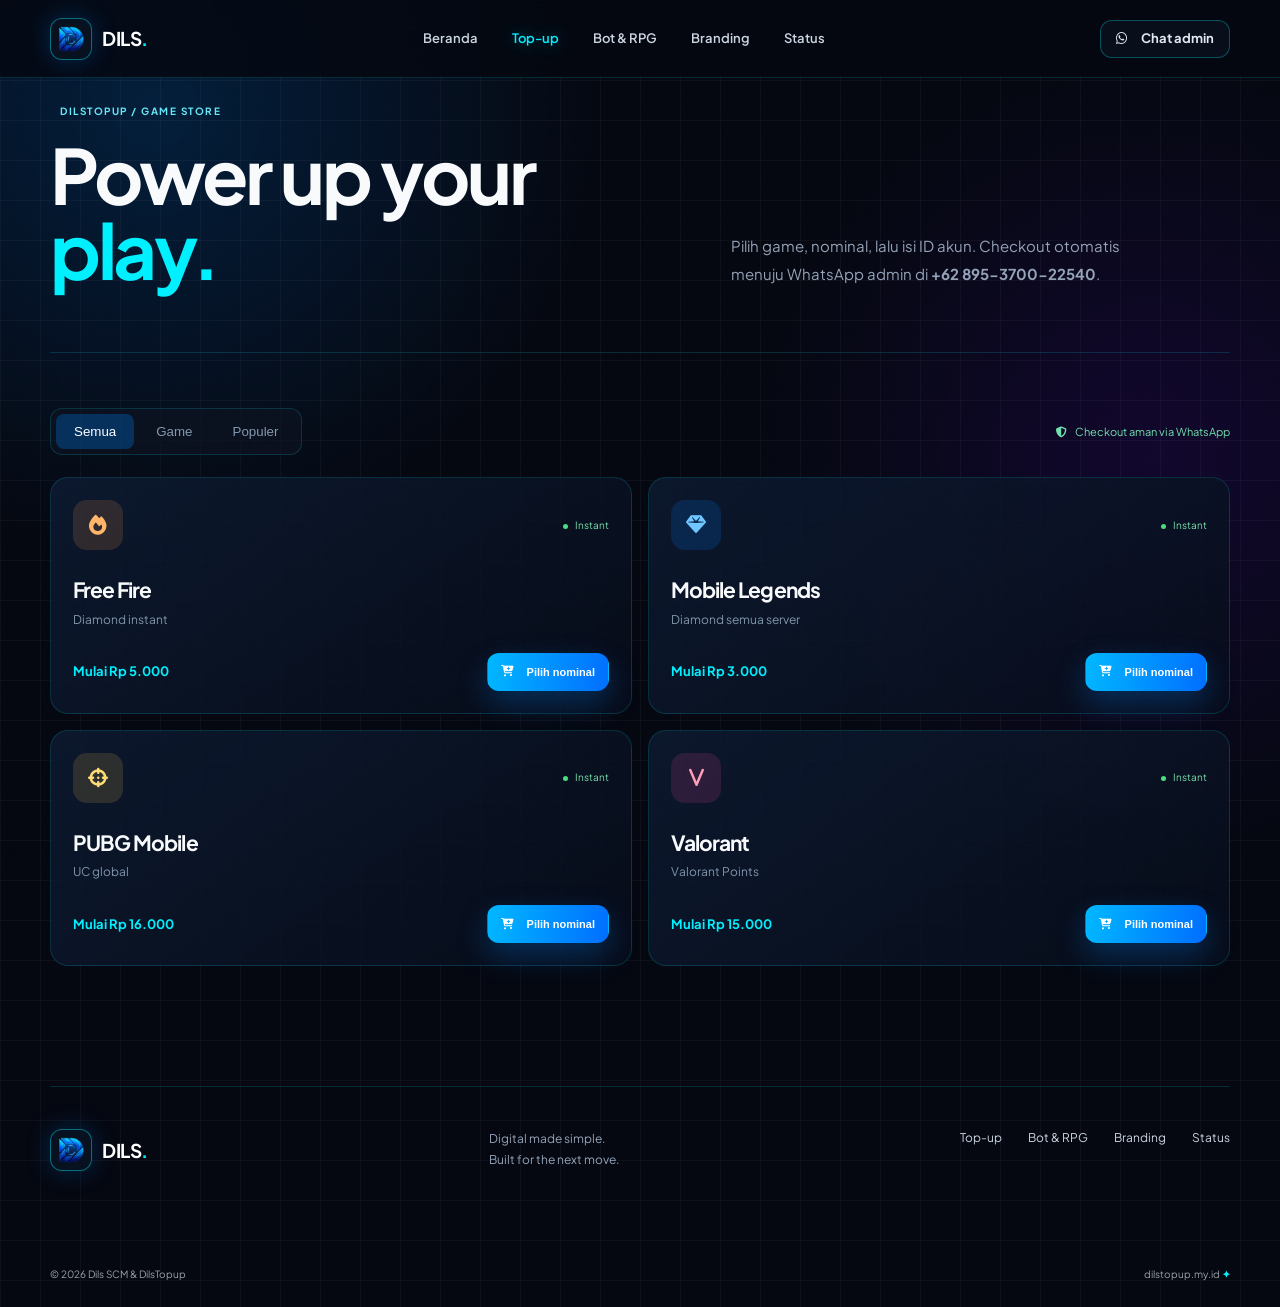
<file: store.html>
<!doctype html>
<html lang="id">
<head><meta charset="utf-8"><meta name="viewport" content="width=device-width, initial-scale=1"><meta name="description" content="DilsTopup: top-up Free Fire, Mobile Legends, PUBG Mobile, dan Valorant via WhatsApp."><title>DilsTopup | Game Store</title><link rel="canonical" href="https://web.dilstopup.my.id/store.html"><meta property="og:type" content="website"><meta property="og:site_name" content="DilsTopup"><meta property="og:title" content="DilsTopup | Top-up game cepat"><meta property="og:description" content="Top-up Free Fire, Mobile Legends, PUBG Mobile, dan Valorant dengan checkout WhatsApp dan QRIS."><meta property="og:url" content="https://web.dilstopup.my.id/store.html"><meta property="og:image" content="https://web.dilstopup.my.id/dils-logo.png"><meta property="og:image:alt" content="Logo DilsTopup"><meta name="twitter:card" content="summary_large_image"><meta name="twitter:title" content="DilsTopup | Top-up game cepat"><meta name="twitter:description" content="Pilih game, nominal, dan checkout melalui WhatsApp."><meta name="twitter:image" content="https://web.dilstopup.my.id/dils-logo.png"><link rel="icon" href="/dils-logo.png"><link rel="preconnect" href="https://fonts.googleapis.com"><link rel="preconnect" href="https://fonts.gstatic.com" crossorigin><link href="https://fonts.googleapis.com/css2?family=Plus+Jakarta+Sans:wght@400;500;600;700;800&display=swap" rel="stylesheet"><link rel="stylesheet" href="https://cdnjs.cloudflare.com/ajax/libs/font-awesome/6.4.0/css/all.min.css"><link rel="stylesheet" href="styles.css?v=2"></head>
<body><div class="noise" aria-hidden="true"></div><header class="site-header"><a class="brand" href="index.html"><img src="/dils-logo.webp" alt="Logo Dils"><span>DILS<span class="brand-dot">.</span></span></a><button class="menu-toggle" type="button" aria-label="Buka navigasi" aria-expanded="false"><i class="fa-solid fa-bars"></i></button><nav class="main-nav" aria-label="Navigasi utama"><a href="index.html">Beranda</a><a href="store.html">Top-up</a><a href="bot.html">Bot & RPG</a><a href="branding.html">Branding</a><a href="status.html">Status</a></nav><a class="button button-small button-outline" data-whatsapp href="https://wa.me/62895370022540"><i class="fa-brands fa-whatsapp"></i> Chat admin</a></header><main class="portal-page section-shell"><section class="portal-hero reveal"><div><div class="eyebrow"><span></span>DILSTOPUP / GAME STORE</div><h1>Power up your <em>play.</em></h1></div><p>Pilih game, nominal, lalu isi ID akun. Checkout otomatis menuju WhatsApp admin di <strong>+62 895-3700-22540</strong>.</p></section><section class="store-toolbar"><div class="store-tabs" role="tablist" aria-label="Filter produk"><button class="store-tab active" data-store-filter="all">Semua</button><button class="store-tab" data-store-filter="game">Game</button><button class="store-tab" data-store-filter="popular">Populer</button></div><span class="secure-note"><i class="fa-solid fa-shield-halved"></i> Checkout aman via WhatsApp</span></section><section class="store-grid" data-store-grid aria-live="polite"></section></main><footer class="site-footer"><div class="footer-top"><a class="brand" href="index.html"><img src="/dils-logo.webp" alt="Logo Dils"><span>DILS<span class="brand-dot">.</span></span></a><p>Digital made simple.<br>Built for the next move.</p><div class="footer-links"><a href="store.html">Top-up</a><a href="bot.html">Bot & RPG</a><a href="branding.html">Branding</a><a href="status.html">Status</a></div></div><div class="footer-bottom"><span>© 2026 Dils SCM & DilsTopup</span><span>dilstopup.my.id <b>✦</b></span></div></footer><div class="modal-backdrop" data-modal><div class="order-modal" role="dialog" aria-modal="true" aria-labelledby="order-title"><button class="modal-close" type="button" data-close-modal aria-label="Tutup"><i class="fa-solid fa-xmark"></i></button><p class="eyebrow"><span></span>QUICK CHECKOUT</p><h2>Order <em data-modal-game>produk</em></h2><p class="modal-subtitle">Isi data akun, lalu lanjutkan detail order ke WhatsApp admin.</p><form class="order-form" data-order-form><label>ID game<input name="gameId" required placeholder="Masukkan ID game"></label><label>Nominal<select name="amount" data-modal-amount required></select></label><label>Catatan<input name="note" placeholder="Server atau info tambahan"></label><button class="button button-primary" type="submit"><i class="fa-brands fa-whatsapp"></i> Lanjut ke WhatsApp</button></form></div></div><div class="toast" role="status"></div><script src="app.js?v=2" defer></script></body></html>
</file>
<file: styles.css>
:root {
  --ink: #071426;
  --navy: #0b1d38;
  --blue: #147df5;
  --cyan: #44d8e8;
  --paper: #f3f6f4;
  --muted: #6c7681;
  --line: #d9e0e1;
  --orange: #ff8e48;
  --pink: #e26ca4;
  --display: "Space Grotesk", sans-serif;
  --body: "DM Sans", sans-serif;
}
* { box-sizing: border-box; }
html { scroll-behavior: smooth; }
body { margin: 0; color: var(--ink); background: var(--paper); font-family: var(--body); font-size: 15px; line-height: 1.5; overflow-x: hidden; }
body::before { position: fixed; inset: 0; pointer-events: none; content: ""; opacity: .25; background-image: linear-gradient(rgba(7,20,38,.035) 1px, transparent 1px), linear-gradient(90deg, rgba(7,20,38,.035) 1px, transparent 1px); background-size: 44px 44px; mask-image: linear-gradient(to bottom, black, transparent 85%); }
.noise { position: fixed; inset: 0; z-index: 10; pointer-events: none; opacity: .035; background-image: url("data:image/svg+xml,%3Csvg viewBox='0 0 180 180' xmlns='http://www.w3.org/2000/svg'%3E%3Cfilter id='n'%3E%3CfeTurbulence type='fractalNoise' baseFrequency='.8' numOctaves='3' stitchTiles='stitch'/%3E%3C/filter%3E%3Crect width='100%25' height='100%25' filter='url(%23n)' opacity='.25'/%3E%3C/svg%3E"); }
a { color: inherit; text-decoration: none; }
.section-shell, .site-header, .site-footer { width: min(1180px, calc(100% - 56px)); margin: 0 auto; }
.site-header { position: relative; z-index: 20; height: 90px; display: flex; align-items: center; justify-content: space-between; }
.brand { display: inline-flex; align-items: center; gap: 10px; font-family: var(--display); font-weight: 700; font-size: 19px; letter-spacing: .08em; }
.brand img { width: 34px; height: 34px; object-fit: contain; }
.brand-dot { color: var(--blue); }
.main-nav { display: flex; gap: 34px; margin-left: 110px; color: #5f6d7b; font-size: 13px; font-weight: 600; }
.main-nav a, .footer-links a { transition: color .2s ease; }
.main-nav a:hover, .footer-links a:hover { color: var(--blue); }
.button { display: inline-flex; align-items: center; justify-content: center; gap: 14px; min-height: 48px; padding: 0 21px; border: 1px solid transparent; font-weight: 700; font-size: 13px; transition: transform .2s ease, background .2s ease, color .2s ease; }
.button:hover { transform: translateY(-3px); }
.button-primary { color: white; background: var(--blue); box-shadow: 0 10px 22px rgba(20,125,245,.2); }
.button-outline { min-height: 38px; padding: 0 15px; color: var(--ink); border-color: #bec9ce; }
.button-dark { color: white; background: var(--ink); }
.menu-toggle { display: none; border: 0; background: transparent; padding: 8px; }
.menu-toggle span { display: block; width: 22px; height: 2px; margin: 5px; background: var(--ink); }
.hero { min-height: 620px; display: grid; grid-template-columns: .96fr 1.04fr; align-items: center; gap: 30px; padding: 56px 0 94px; }
.hero-copy { max-width: 555px; }
.eyebrow { display: flex; align-items: center; gap: 10px; margin: 0 0 20px; color: #78838c; font: 700 10px var(--display); letter-spacing: .15em; }
.eyebrow-line { display: inline-block; width: 26px; height: 1px; background: var(--blue); }
h1, h2, h3, p { margin-top: 0; }
h1, h2, h3 { font-family: var(--display); letter-spacing: -.04em; }
h1 { max-width: 600px; margin-bottom: 22px; font-size: clamp(46px, 6vw, 78px); line-height: .99; }
h1 em, h2 em { color: var(--blue); font-style: normal; }
.hero-text { max-width: 450px; margin-bottom: 30px; color: var(--muted); font-size: 16px; line-height: 1.75; }
.hero-actions { display: flex; align-items: center; gap: 25px; }
.text-link, .card-link { color: var(--ink); font-size: 13px; font-weight: 700; }
.text-link span, .card-link span { margin-left: 8px; color: var(--blue); }
.proof-row { display: flex; gap: 30px; margin-top: 70px; }
.proof-row div { display: flex; flex-direction: column; gap: 2px; padding-right: 30px; border-right: 1px solid var(--line); }
.proof-row div:last-child { padding-right: 0; border-right: 0; }
.proof-row strong { font: 700 17px var(--display); }.proof-row span { color: var(--muted); font-size: 11px; }
.hero-art { position: relative; min-height: 480px; display: grid; place-items: center; }
.hero-panel { position: relative; z-index: 2; width: 350px; padding: 19px 19px 23px; background: rgba(235,244,247,.88); border: 1px solid white; box-shadow: 25px 30px 70px rgba(16,67,107,.17); transform: rotate(3deg); }
.panel-top { display: flex; align-items: center; gap: 7px; margin-bottom: 17px; color: #73828d; font: 700 9px var(--display); letter-spacing: .13em; }.status-light { width: 7px; height: 7px; border-radius: 50%; background: #48d7a1; box-shadow: 0 0 0 4px rgba(72,215,161,.16); }.panel-code { margin-left: auto; font-size: 8px; opacity: .6; }
.phone-card { position: relative; width: 235px; min-height: 368px; margin: 0 auto; padding: 25px 19px 15px; color: white; overflow: hidden; background: linear-gradient(145deg, #102f56, #071526); border-radius: 26px; box-shadow: 0 22px 28px rgba(7,20,38,.3); }.phone-card::after { position: absolute; right: -80px; bottom: -80px; width: 200px; height: 200px; border: 1px solid rgba(68,216,232,.25); border-radius: 50%; content: ""; }.phone-notch { position: absolute; top: 8px; left: 50%; width: 66px; height: 13px; transform: translateX(-50%); border-radius: 20px; background: #020a14; }.phone-brand { display: flex; align-items: center; gap: 6px; margin-bottom: 31px; font: 600 10px var(--display); }.phone-brand img { width: 19px; height: 19px; }.phone-brand b { margin-left: auto; color: #6e8299; }.phone-greeting { margin-bottom: 18px; font: 600 21px var(--display); line-height: 1.1; }.mini-order { position: relative; z-index: 1; display: flex; align-items: center; gap: 10px; padding: 12px 0; border-bottom: 1px solid rgba(255,255,255,.12); }.mini-icon { display: grid; width: 27px; height: 27px; place-items: center; color: #f9c752; background: rgba(249,199,82,.17); border-radius: 8px; }.mini-icon.blue { color: var(--cyan); background: rgba(68,216,232,.15); }.mini-icon.orange { color: var(--orange); background: rgba(255,142,72,.15); }.mini-order div { display: flex; flex: 1; flex-direction: column; gap: 1px; }.mini-order small { color: #8ea0b0; font-size: 8px; }.mini-order strong { font-size: 10px; }.mini-order b { color: #7e93a5; }.phone-bottom { position: relative; z-index: 1; margin-top: 20px; color: var(--cyan); font-size: 9px; text-align: right; }.signal-card { position: absolute; right: 2px; bottom: -10px; z-index: 3; display: flex; align-items: center; gap: 10px; width: 210px; padding: 12px; color: var(--ink); background: white; box-shadow: 0 12px 32px rgba(7,20,38,.14); transform: rotate(-3deg); }.signal-icon { display: grid; width: 30px; height: 30px; place-items: center; color: white; background: var(--blue); border-radius: 50%; }.signal-card div { display: flex; flex: 1; flex-direction: column; line-height: 1.2; }.signal-card strong { font: 600 11px var(--display); }.signal-card small { color: #82909c; font-size: 9px; }.signal-check { color: #43c69d; font-weight: 700; }.orbit { position: absolute; border: 1px solid rgba(20,125,245,.18); border-radius: 50%; }.orbit-one { width: 500px; height: 500px; }.orbit-two { width: 380px; height: 380px; border-color: rgba(226,108,164,.15); transform: rotate(45deg); }.float-tag { position: absolute; z-index: 4; display: flex; align-items: center; gap: 8px; padding: 9px 13px; color: #51616d; background: rgba(255,255,255,.8); box-shadow: 0 8px 25px rgba(7,20,38,.08); font-size: 10px; font-weight: 700; }.float-tag span { color: var(--blue); font-size: 14px; }.tag-top { top: 65px; right: 24px; transform: rotate(8deg); }.tag-bottom { bottom: 38px; left: 12px; transform: rotate(-7deg); }.ticker { overflow: hidden; color: white; background: var(--ink); transform: rotate(-1.4deg) scale(1.02); }.ticker-track { display: flex; align-items: center; justify-content: space-around; gap: 38px; width: max-content; min-width: 100%; padding: 16px 0; font: 700 11px var(--display); letter-spacing: .16em; }.ticker i { color: var(--cyan); font-style: normal; }
.services, .catalog, .process, .about, .faq { padding-top: 150px; }.section-heading { display: flex; align-items: end; justify-content: space-between; gap: 40px; margin-bottom: 50px; }.section-heading h2, .process h2, .about h2 { margin-bottom: 0; font-size: clamp(38px, 4.5vw, 59px); line-height: 1.02; }.section-heading > p { max-width: 295px; margin-bottom: 5px; color: var(--muted); font-size: 13px; line-height: 1.7; }.service-grid { display: grid; grid-template-columns: repeat(3, 1fr); border-top: 1px solid var(--line); }.service-card { min-height: 345px; padding: 27px 27px 29px; border-right: 1px solid var(--line); }.service-card:first-child { border-left: 1px solid var(--line); }.service-card.featured { color: white; background: var(--ink); border-color: var(--ink); }.card-number { color: #9aa8b1; font: 700 10px var(--display); letter-spacing: .12em; }.featured .card-number { color: #6f8ca9; }.service-icon { display: grid; width: 43px; height: 43px; margin-top: 52px; margin-bottom: 25px; place-items: center; color: #f9c752; background: rgba(249,199,82,.15); border-radius: 50%; font-size: 20px; }.icon-cyan { color: var(--cyan); background: rgba(68,216,232,.14); }.icon-pink { color: var(--pink); background: rgba(226,108,164,.14); }.service-card h3 { margin-bottom: 12px; font-size: 25px; }.service-card p { max-width: 275px; min-height: 70px; color: var(--muted); font-size: 13px; line-height: 1.6; }.featured p { color: #a9b5c1; }.card-link { display: inline-block; margin-top: 23px; }.featured .card-link { color: white; }.catalog-layout { display: grid; grid-template-columns: 210px 1fr; gap: 42px; }.category-tabs { display: flex; flex-direction: column; gap: 3px; }.tab { padding: 15px 17px; color: #78858e; border: 0; background: transparent; font: 600 13px var(--body); text-align: left; cursor: pointer; }.tab.active { color: var(--ink); background: white; box-shadow: 0 4px 20px rgba(7,20,38,.05); }.product-list { border-top: 1px solid var(--line); }.product-row { display: flex; align-items: center; gap: 15px; padding: 19px 14px; border-bottom: 1px solid var(--line); transition: padding .2s ease, background .2s ease; }.product-row:hover { padding-left: 22px; background: rgba(255,255,255,.6); }.product-icon { display: grid; width: 40px; height: 40px; place-items: center; border-radius: 12px; font-size: 18px; }.tone-gold { color: #d69624; background: #fff2cc; }.tone-cyan, .tone-blue { color: #147dcc; background: #d9f4f6; }.tone-orange { color: #ed762b; background: #ffe5d5; }.tone-green { color: #24a47c; background: #d9f6ed; }.tone-pink { color: #d65391; background: #f9ddeb; }.product-info { display: flex; flex: 1; flex-direction: column; gap: 2px; }.product-info strong { font: 600 14px var(--display); }.product-info small { color: var(--muted); font-size: 11px; }.product-price { color: #5b6974; font-size: 12px; }.product-arrow { color: var(--blue); font-size: 18px; }.catalog-note { display: flex; align-items: center; gap: 10px; margin-top: 28px; padding: 16px 18px; color: #6e7c86; background: white; font-size: 11px; }.catalog-note > span:first-child { color: var(--blue); font-size: 15px; }.catalog-note a { margin-left: auto; color: var(--blue); font-weight: 700; white-space: nowrap; }.process { display: grid; grid-template-columns: .8fr 1.2fr; gap: 120px; padding-bottom: 150px; }.process-intro > p:not(.eyebrow) { max-width: 310px; margin: 25px 0 28px; color: var(--muted); font-size: 13px; line-height: 1.7; }.steps { padding-top: 16px; }.step { position: relative; display: grid; grid-template-columns: 55px 1fr; gap: 20px; min-height: 130px; padding-bottom: 35px; }.step b { color: var(--blue); font: 700 13px var(--display); }.step h3 { margin-bottom: 7px; font-size: 21px; }.step p { max-width: 390px; margin-bottom: 0; color: var(--muted); font-size: 13px; line-height: 1.6; }.step-line { position: absolute; top: 27px; left: 5px; width: 1px; height: 84px; background: var(--line); }.about { display: grid; grid-template-columns: .8fr 1.2fr; gap: 90px; padding: 90px 0; color: white; }.about::before { position: absolute; left: 0; right: 0; z-index: -1; height: 440px; content: ""; background: var(--ink); }.about-mark { display: flex; flex-direction: column; align-items: center; justify-content: center; border: 1px solid rgba(255,255,255,.12); }.about-mark img { width: 110px; height: 110px; }.about-mark span { margin-top: 25px; color: #708299; font: 700 10px var(--display); letter-spacing: .2em; }.about-copy .eyebrow { color: #7c94ae; }.about-copy h2 { margin-bottom: 24px; }.about-copy > p:not(.eyebrow) { max-width: 530px; color: #9daebe; font-size: 14px; line-height: 1.8; }.about-stats { display: flex; gap: 42px; margin-top: 35px; }.about-stats div { display: flex; flex-direction: column; gap: 3px; }.about-stats strong { color: var(--cyan); font: 700 17px var(--display); }.about-stats span { color: #8b9cad; font-size: 11px; }.faq { padding-bottom: 150px; }.faq-list { max-width: 790px; margin-left: auto; }.faq details { border-top: 1px solid var(--line); }.faq details:last-child { border-bottom: 1px solid var(--line); }.faq summary { display: flex; align-items: center; justify-content: space-between; padding: 22px 5px; font: 600 16px var(--display); cursor: pointer; list-style: none; }.faq summary::-webkit-details-marker { display: none; }.faq summary span { color: var(--blue); font: 400 24px var(--body); transition: transform .2s ease; }.faq details[open] summary span { transform: rotate(45deg); }.faq details p { max-width: 620px; margin: -5px 50px 23px 5px; color: var(--muted); font-size: 13px; line-height: 1.7; }.site-footer { padding: 42px 0 25px; border-top: 1px solid var(--line); }.footer-top { display: flex; align-items: flex-start; justify-content: space-between; }.footer-top > p { color: var(--muted); font-size: 12px; line-height: 1.7; }.footer-links { display: flex; gap: 26px; color: #61707a; font-size: 12px; }.footer-bottom { display: flex; justify-content: space-between; margin-top: 85px; color: #9aa4aa; font-size: 10px; }.footer-bottom b { color: var(--blue); }.reveal { opacity: 0; transform: translateY(22px); transition: opacity .7s ease, transform .7s ease; }.reveal.is-visible { opacity: 1; transform: translateY(0); }.reveal-delay { transition-delay: .16s; }
.scm-mode .hero { background: radial-gradient(circle at 80% 40%, rgba(226,108,164,.1), transparent 25%); }.scm-mode h1 em, .scm-mode h2 em { color: var(--pink); }.scm-mode .button-primary { background: var(--pink); box-shadow: 0 10px 22px rgba(226,108,164,.22); }.scm-mode .eyebrow-line, .scm-mode .product-arrow { background: var(--pink); }.scm-mode .ticker { background: #231c38; }.scm-mode .about { background: #231c38; }.scm-mode .about::before { background: #231c38; }
@media (max-width: 800px) { .section-shell, .site-header, .site-footer { width: min(100% - 34px, 600px); }.site-header { height: 76px; }.main-nav { position: absolute; top: 65px; right: 0; left: 0; display: none; flex-direction: column; gap: 0; padding: 10px; background: white; box-shadow: 0 15px 30px rgba(7,20,38,.12); }.main-nav.open { display: flex; }.main-nav a { padding: 12px; }.site-header > .button { display: none; }.menu-toggle { display: block; }.hero { display: block; min-height: auto; padding: 62px 0 80px; }.hero-art { min-height: 440px; margin-top: 30px; }.hero-panel { transform: rotate(2deg) scale(.9); }.hero-text { font-size: 14px; }.proof-row { gap: 13px; margin-top: 46px; }.proof-row div { padding-right: 13px; }.proof-row span { font-size: 9px; }.section-heading { display: block; }.section-heading > p { margin-top: 22px; }.services, .catalog, .process, .about, .faq { padding-top: 95px; }.service-grid { display: block; }.service-card, .service-card:first-child { min-height: 0; padding: 24px; border: 1px solid var(--line); border-bottom: 0; }.service-card:last-child { border-bottom: 1px solid var(--line); }.service-icon { margin-top: 34px; }.catalog-layout { display: block; }.category-tabs { flex-direction: row; margin-bottom: 25px; }.tab { flex: 1; text-align: center; }.product-row { gap: 10px; padding: 15px 7px; }.product-price { font-size: 10px; }.product-info strong { font-size: 12px; }.catalog-note { align-items: flex-start; flex-wrap: wrap; }.catalog-note a { width: 100%; margin-left: 25px; }.process { display: block; padding-bottom: 90px; }.steps { margin-top: 65px; }.about { display: block; padding: 55px 0; }.about::before { height: 680px; }.about-mark { min-height: 220px; margin-bottom: 54px; }.about-stats { gap: 18px; }.about-stats span { font-size: 9px; }.faq { padding-bottom: 100px; }.footer-top { display: grid; grid-template-columns: 1fr 1fr; gap: 27px; }.footer-links { grid-column: 1 / -1; flex-wrap: wrap; gap: 16px; }.footer-bottom { margin-top: 55px; }.footer-bottom span:last-child { display: none; } }
.portal-page { min-height: calc(100vh - 90px); padding: 64px 0 110px; }
.portal-hero { display: grid; grid-template-columns: 1.1fr .9fr; align-items: end; gap: 60px; padding-bottom: 64px; border-bottom: 1px solid var(--line); }
.portal-hero h1 { max-width: 760px; margin-bottom: 18px; }
.portal-hero > p { max-width: 480px; margin: 0; color: var(--muted); line-height: 1.8; }
.portal-grid { display: grid; grid-template-columns: repeat(3, 1fr); gap: 1px; margin-top: 64px; background: var(--line); }
.portal-card { min-height: 220px; padding: 28px; background: rgba(255,255,255,.7); }
.portal-card.dark { color: white; background: var(--ink); }
.portal-card h2, .portal-card h3 { margin: 0 0 12px; font-size: 24px; }
.portal-card p { margin: 0; color: var(--muted); font-size: 13px; line-height: 1.7; }
.dark p { color: #a9b5c1; }
.portal-icon { display: grid; width: 46px; height: 46px; margin-bottom: 30px; place-items: center; color: var(--blue); background: #e1f2f6; border-radius: 50%; font-size: 21px; }
.dark .portal-icon { color: var(--cyan); background: rgba(68,216,232,.14); }
.portal-list { margin-top: 64px; border-top: 1px solid var(--line); }
.portal-list-row { display: grid; grid-template-columns: 70px 1fr auto; align-items: center; gap: 20px; padding: 24px 0; border-bottom: 1px solid var(--line); }
.portal-list-row b { color: var(--blue); font: 700 12px var(--display); }
.portal-list-row h3 { margin: 0 0 5px; font-size: 19px; }
.portal-list-row p { margin: 0; color: var(--muted); font-size: 13px; }
.portal-status { display: inline-flex; align-items: center; gap: 8px; color: #19966f; font-size: 12px; font-weight: 700; }
.portal-status::before { width: 8px; height: 8px; content: ""; background: #43c69d; border-radius: 50%; box-shadow: 0 0 0 4px rgba(67,198,157,.14); }
.portal-actions { display: flex; flex-wrap: wrap; gap: 14px; margin-top: 30px; }
@media (max-width: 800px) { .portal-page { padding-top: 42px; }.portal-hero { display: block; }.portal-hero > p { margin-top: 24px; }.portal-grid { display: block; background: transparent; }.portal-card { margin-top: 1px; }.portal-list-row { grid-template-columns: 42px 1fr; gap: 12px; }.portal-list-row .portal-status { grid-column: 2; }.portal-list-row p { font-size: 12px; } }
@media (prefers-reduced-motion: reduce) { *, *::before, *::after { scroll-behavior: auto !important; transition-duration: .01ms !important; animation-duration: .01ms !important; } }

/* Shared dark portal theme */
:root { --ink: #f1f5f9; --navy: #07101f; --blue: #0085ff; --cyan: #00f0ff; --paper: #050811; --muted: #94a3b8; --line: rgba(0,240,255,.14); --orange: #ff9d4d; --pink: #a855f7; --display: "Plus Jakarta Sans", sans-serif; --body: "Plus Jakarta Sans", sans-serif; }
html { background: var(--paper); }
body { color: var(--ink); background-color: var(--paper); background-image: linear-gradient(rgba(255,255,255,.035) 1px, transparent 1px), linear-gradient(90deg, rgba(255,255,255,.035) 1px, transparent 1px), radial-gradient(circle at 12% 8%, rgba(0,133,255,.18), transparent 28rem), radial-gradient(circle at 90% 35%, rgba(112,0,255,.12), transparent 25rem); background-size: 40px 40px, 40px 40px, auto, auto; }
body::before { opacity: 0; }
a { color: inherit; }
.site-header { position: fixed; top: 0; right: 0; left: 0; z-index: 50; width: 100%; height: 78px; padding: 0 max(28px, calc((100% - 1180px) / 2)); background: rgba(5,8,17,.82); border-bottom: 1px solid rgba(0,240,255,.16); backdrop-filter: blur(20px); }
.brand { color: #fff; letter-spacing: -.02em; }
.brand img { width: 42px; height: 42px; padding: 3px; background: #07111f; border: 1px solid rgba(0,240,255,.42); border-radius: 12px; box-shadow: 0 0 24px rgba(0,133,255,.25); }
.brand-dot { color: var(--cyan); }
.main-nav { margin-left: 0; color: #cbd5e1; }
.main-nav a { padding: 8px 0; }
.main-nav a:hover { color: var(--cyan); }
.main-nav a.nav-active { color: var(--cyan); text-shadow: 0 0 16px rgba(0,240,255,.45); }
.button { border-radius: 12px; }
.button-primary { color: #fff; background: linear-gradient(100deg, #00b8ff, #006eff); box-shadow: 0 12px 30px rgba(0,133,255,.28); }
.button-primary:hover { background: linear-gradient(100deg, #2bdfff, #1682ff); }
.button-outline { color: #e2e8f0; background: rgba(13,19,34,.65); border-color: rgba(0,240,255,.3); }
.button-outline:hover { color: #fff; border-color: var(--cyan); background: rgba(0,240,255,.1); }
.button-dark { color: #fff; background: #0d1322; border: 1px solid rgba(0,240,255,.24); }
.menu-toggle span { background: var(--cyan); }
main { padding-top: 78px; }
.hero { position: relative; min-height: 700px; padding-top: 110px; }
.hero::before { position: absolute; top: 4rem; right: 8%; width: 30rem; height: 30rem; content: ""; background: rgba(0,133,255,.12); border-radius: 50%; filter: blur(120px); pointer-events: none; }
.eyebrow { color: #67e8f9; }
.eyebrow-line { background: var(--cyan); box-shadow: 0 0 12px var(--cyan); }
h1, h2, h3 { color: #f8fafc; letter-spacing: -.045em; }
h1 { font-size: clamp(44px, 6vw, 76px); }
h1 em, h2 em { color: var(--cyan); }
.hero-text, .section-heading > p, .service-card p, .process-intro > p:not(.eyebrow), .step p, .about-copy > p:not(.eyebrow), .faq details p { color: #94a3b8; }
.proof-row div { border-color: rgba(148,163,184,.18); }
.proof-row strong { color: var(--cyan); }
.proof-row span { color: #64748b; }
.hero-panel, .glass-card, .portal-card, .catalog-note, .signal-card { background: linear-gradient(135deg, rgba(13,19,34,.92), rgba(20,30,55,.62)); border-color: rgba(0,240,255,.2); box-shadow: 0 20px 50px rgba(0,0,0,.36); backdrop-filter: blur(16px); }
.hero-panel { border-radius: 24px; }
.panel-top { color: #94a3b8; }
.phone-card { background: linear-gradient(145deg, #0c2b50, #050c19); }
.signal-card { color: #e2e8f0; }
.signal-card small { color: #94a3b8; }
.float-tag { color: #cbd5e1; background: rgba(13,19,34,.9); border: 1px solid rgba(0,240,255,.2); }
.ticker { color: #fff; background: linear-gradient(100deg, #061527, #071f3a); border-block: 1px solid rgba(0,240,255,.18); }
.ticker i { color: var(--cyan); }
.services, .catalog, .process, .about, .faq { padding-top: 120px; }
.service-grid { gap: 16px; border: 0; background: transparent; }
.service-card, .service-card:first-child { min-height: 330px; border: 1px solid rgba(0,240,255,.15); border-radius: 22px; background: rgba(13,19,34,.72); }
.service-card.featured { background: linear-gradient(145deg, #0d2945, #07111f); border-color: rgba(0,240,255,.3); }
.service-card h3 { color: #fff; }
.service-icon, .portal-icon { background: rgba(0,240,255,.12); border: 1px solid rgba(0,240,255,.2); }
.icon-pink { color: #c084fc; background: rgba(168,85,247,.14); }
.card-link, .text-link { color: #e2e8f0; }
.card-link span, .text-link span { color: var(--cyan); }
.catalog-layout { gap: 25px; }
.category-tabs { padding: 8px; border: 1px solid rgba(0,240,255,.15); border-radius: 16px; background: rgba(13,19,34,.75); }
.tab { color: #94a3b8; border-radius: 10px; }
.tab.active { color: #fff; background: rgba(0,133,255,.25); box-shadow: inset 0 0 0 1px rgba(0,240,255,.22); }
.product-list { border-color: rgba(0,240,255,.15); }
.product-row { color: #e2e8f0; border-color: rgba(148,163,184,.14); }
.product-row:hover { background: rgba(0,133,255,.1); }
.product-info small, .product-price { color: #94a3b8; }
.catalog-note { color: #94a3b8; }
.process { border-top: 1px solid rgba(0,240,255,.1); }
.step-line { background: rgba(0,240,255,.2); }
.step b { color: var(--cyan); }
.about { position: relative; background: linear-gradient(120deg, rgba(7,21,38,.98), rgba(12,8,30,.96)); border: 1px solid rgba(0,240,255,.16); border-radius: 28px; overflow: hidden; }
.about::before { display: none; }
.about-mark { border-color: rgba(0,240,255,.2); background: rgba(5,8,17,.3); border-radius: 20px; }
.about-mark span, .about-stats span { color: #94a3b8; }
.about-copy > p:not(.eyebrow) { color: #cbd5e1; }
.about-stats strong { color: var(--cyan); }
.faq details, .faq details:last-child { border-color: rgba(0,240,255,.16); }
.faq summary { color: #f8fafc; }
.faq summary span { color: var(--cyan); }
.site-footer { color: #94a3b8; border-color: rgba(0,240,255,.16); }
.footer-links { color: #cbd5e1; }
.footer-bottom b { color: var(--cyan); }
.portal-page { padding-top: 70px; }
.portal-hero { border-color: rgba(0,240,255,.16); }
.portal-card { border-radius: 22px; }
.portal-card.dark { background: linear-gradient(145deg, #0d2945, #07111f); }
.portal-card p, .portal-list-row p { color: #94a3b8; }
.portal-list { border-color: rgba(0,240,255,.16); }
.portal-list-row { border-color: rgba(148,163,184,.14); }
.portal-list-row b { color: var(--cyan); }
.portal-status { color: #5eead4; }
.scm-mode { --blue: #a855f7; --cyan: #f0abfc; }
.scm-mode .portal-card.dark { background: linear-gradient(145deg, #321c4e, #100d20); }
@media (max-width: 800px) { .site-header { height: 70px; padding: 0 17px; }.site-header > .button { display: none; } main { padding-top: 70px; }.hero { padding-top: 65px; }.hero::before { width: 18rem; height: 18rem; }.portal-page { padding-top: 42px; }.about { border-radius: 20px; }.main-nav { top: 70px; padding: 12px; background: rgba(5,8,17,.97); border: 1px solid rgba(0,240,255,.18); }.main-nav a { color: #cbd5e1; }.main-nav a:hover { color: var(--cyan); } }

/* Dils SCM multi-page components */
.hero-console { position: relative; padding: 24px; border: 1px solid rgba(0,240,255,.24); border-radius: 24px; background: linear-gradient(145deg, rgba(13,28,50,.96), rgba(9,12,27,.86)); box-shadow: 0 24px 70px rgba(0,0,0,.35), 0 0 70px rgba(0,133,255,.12); overflow: hidden; }
.hero-console::before { position: absolute; inset: 0; content: ""; background: linear-gradient(120deg, transparent 35%, rgba(0,240,255,.08), transparent 65%); transform: translateX(-100%); animation: scan 7s infinite; }
.console-head, .console-grid, .console-main { position: relative; z-index: 1; }
.console-head { display: flex; gap: 9px; align-items: center; color: #8fa8c4; font-size: 10px; letter-spacing: .16em; font-weight: 800; }
.console-head b { margin-left: auto; color: #4ade80; font-size: 9px; letter-spacing: .08em; }
.live-dot, .status-pill i, .availability i { display: inline-block; width: 7px; height: 7px; border-radius: 50%; background: #4ade80; box-shadow: 0 0 0 4px rgba(74,222,128,.13), 0 0 14px #4ade80; }
.console-main { display: flex; align-items: center; gap: 28px; min-height: 300px; }
.console-orb { display: grid; width: 190px; height: 190px; flex: 0 0 190px; place-items: center; border: 1px solid rgba(0,240,255,.46); border-radius: 50%; background: radial-gradient(circle, rgba(0,240,255,.18), rgba(0,133,255,.03) 58%, transparent 60%); box-shadow: inset 0 0 35px rgba(0,240,255,.12), 0 0 40px rgba(0,133,255,.18); animation: float 5s ease-in-out infinite; }
.console-orb img { width: 68px; height: 68px; padding: 10px; border: 1px solid rgba(255,255,255,.22); border-radius: 20px; background: #071322; }.console-orb span { margin-top: -52px; color: var(--cyan); font-size: 10px; letter-spacing: .2em; font-weight: 800; }
.console-copy { max-width: 220px; }.console-copy small { color: #67829f; font-size: 9px; letter-spacing: .13em; }.console-copy strong { display: block; margin: 12px 0; color: white; font: 800 31px/1.05 var(--display); letter-spacing: -.06em; }.console-copy em { color: var(--cyan); font-style: normal; }.console-copy p { color: #8ea3ba; font-size: 12px; line-height: 1.7; }
.console-grid { display: grid; grid-template-columns: repeat(4,1fr); gap: 8px; padding-top: 18px; border-top: 1px solid rgba(255,255,255,.1); }.console-grid span { color: #a8bdd2; font-size: 10px; }.console-grid i { margin-right: 5px; color: var(--cyan); }
.section-block { padding-top: 130px; }.feature-grid { display: grid; grid-template-columns: repeat(3,1fr); gap: 16px; }.feature-card { display: block; min-height: 325px; padding: 25px; border: 1px solid rgba(0,240,255,.17); border-radius: 20px; color: white; background: linear-gradient(145deg, rgba(15,31,55,.95), rgba(8,12,26,.8)); transition: transform .25s ease, border-color .25s ease, box-shadow .25s ease; }.feature-card:hover { transform: translateY(-8px); border-color: rgba(0,240,255,.55); box-shadow: 0 20px 45px rgba(0,0,0,.3), 0 0 30px rgba(0,133,255,.13); }.feature-purple { background: linear-gradient(145deg, rgba(45,24,75,.95), rgba(12,10,28,.86)); }.feature-cyan { background: linear-gradient(145deg, rgba(8,53,64,.95), rgba(7,15,30,.86)); }.card-top { display: flex; justify-content: space-between; color: #7190ae; font-size: 10px; letter-spacing: .14em; font-weight: 800; }.card-top i { color: var(--cyan); }.feature-icon { display: grid; width: 53px; height: 53px; margin: 55px 0 23px; place-items: center; color: var(--cyan); border: 1px solid rgba(0,240,255,.26); border-radius: 15px; background: rgba(0,240,255,.12); font-size: 22px; }.feature-card h3 { margin-bottom: 12px; font-size: 25px; }.feature-card p { min-height: 63px; color: #9db0c5; font-size: 13px; line-height: 1.65; }.feature-card > b { color: #e7f5ff; font-size: 12px; }.feature-card > b i { margin-left: 8px; color: var(--cyan); }
.chat-section { display: grid; grid-template-columns: .8fr 1.2fr; gap: 70px; align-items: center; padding-top: 140px; padding-bottom: 130px; }.chat-copy h2 { font-size: clamp(38px,4vw,58px); line-height: 1.02; }.chat-copy > p { max-width: 390px; color: #94a3b8; line-height: 1.8; }.chat-copy .button { margin-top: 12px; }.chat-window { overflow: hidden; border: 1px solid rgba(0,240,255,.23); border-radius: 19px; background: rgba(9,18,34,.9); box-shadow: 0 20px 55px rgba(0,0,0,.34); }.chat-head { display: flex; align-items: center; gap: 11px; padding: 15px 18px; border-bottom: 1px solid rgba(255,255,255,.1); }.avatar { display: grid; width: 35px; height: 35px; place-items: center; color: var(--cyan); border: 1px solid rgba(0,240,255,.4); border-radius: 11px; background: rgba(0,240,255,.1); }.chat-head div { display: flex; flex-direction: column; gap: 3px; }.chat-head b { font-size: 12px; }.chat-head small { color: #6ee7b7; font-size: 9px; }.chat-head small .live-dot { width: 5px; height: 5px; margin-right: 4px; }.chat-head > i { margin-left: auto; color: #71859a; }.chat-messages { display: flex; min-height: 255px; flex-direction: column; gap: 10px; padding: 22px; }.message { max-width: 76%; padding: 11px 14px; border-radius: 13px; font-size: 12px; line-height: 1.55; }.message.bot { border: 1px solid rgba(0,240,255,.14); border-bottom-left-radius: 3px; color: #c0d2e5; background: rgba(20,37,61,.8); }.message.user { align-self: flex-end; border-bottom-right-radius: 3px; color: white; background: #006de0; }.chat-form { display: flex; gap: 10px; padding: 14px; border-top: 1px solid rgba(255,255,255,.1); }.chat-form input { min-width: 0; flex: 1; padding: 12px 14px; color: white; border: 1px solid rgba(0,240,255,.16); border-radius: 10px; outline: 0; background: rgba(0,0,0,.18); }.chat-form button { width: 44px; color: #06101e; border: 0; border-radius: 10px; background: var(--cyan); cursor: pointer; }
.portal-page { padding-top: 105px; padding-bottom: 120px; }.portal-hero { display: grid; grid-template-columns: 1.1fr .9fr; gap: 70px; align-items: end; padding-bottom: 65px; border-bottom: 1px solid rgba(0,240,255,.16); }.portal-hero h1 { max-width: 720px; margin: 0; }.portal-hero > p { max-width: 430px; margin: 0; color: #94a3b8; line-height: 1.85; }.portal-features { margin-top: 65px; }.rpg-layout { display: grid; grid-template-columns: .75fr 1.25fr; gap: 80px; align-items: center; }.rpg-layout h2 { font-size: 50px; }.rpg-layout .lead { max-width: 380px; color: #94a3b8; line-height: 1.8; }.leaderboard { overflow: hidden; border: 1px solid rgba(0,240,255,.18); border-radius: 17px; background: rgba(12,21,39,.72); }.leader-head, .leader-row { display: grid; grid-template-columns: 60px 1fr 90px 70px; align-items: center; gap: 14px; padding: 17px 21px; }.leader-head { color: #66829e; border-bottom: 1px solid rgba(255,255,255,.1); font-size: 9px; letter-spacing: .12em; }.leader-row { border-bottom: 1px solid rgba(255,255,255,.07); color: #b8c9db; font-size: 12px; }.leader-row:last-child { border: 0; }.leader-row b { color: var(--cyan); }.leader-row strong { color: white; }.leader-row em { color: #89a0b9; font-style: normal; text-align: right; }.rank-avatar { display: inline-grid; width: 27px; height: 27px; margin-right: 7px; place-items: center; border-radius: 50%; background: rgba(0,240,255,.12); }
.brand-gallery { display: grid; grid-template-columns: repeat(2,1fr); gap: 16px; margin-top: 65px; }.brand-tile { overflow: hidden; border: 1px solid rgba(0,240,255,.17); border-radius: 20px; background: #0c1527; }.tile-art { display: grid; min-height: 225px; place-items: center; border-bottom: 1px solid rgba(255,255,255,.1); }.tile-art + div { display: flex; flex-direction: column; gap: 5px; padding: 18px 21px; }.tile-art + div b { color: white; font-size: 13px; }.tile-art + div span { color: #8298af; font-size: 11px; }.logo-art { background: radial-gradient(circle, rgba(0,133,255,.3), transparent 55%), #07101f; }.logo-art > span { color: white; font: 800 52px var(--display); letter-spacing: -.08em; }.logo-art > span span { color: var(--cyan); }.logo-art small { margin-top: -65px; color: var(--cyan); font-size: 9px; letter-spacing: .3em; }.emblem-art { background: radial-gradient(circle, rgba(168,85,247,.35), transparent 50%), #140e26; }.emblem-art span { display: grid; width: 110px; height: 110px; place-items: center; color: white; border: 1px solid #d8b4fe; border-radius: 28px; font-size: 22px; font-weight: 800; transform: rotate(-8deg); }.emblem-art i { margin: -35px 0 0 92px; color: #f0abfc; }.store-art { background: radial-gradient(circle, rgba(0,133,255,.5), transparent 55%), #06182d; }.store-art i, .bot-art i { color: var(--cyan); font-size: 58px; }.store-art span, .bot-art span { margin-top: -48px; color: white; font-size: 12px; letter-spacing: .22em; font-weight: 800; }.bot-art { background: radial-gradient(circle, rgba(0,240,255,.28), transparent 55%), #071f2b; }
.palette { display: grid; grid-template-columns: .75fr 1.25fr; gap: 60px; align-items: center; }.palette h2 { font-size: 42px; }.swatches { display: grid; grid-template-columns: repeat(4,1fr); gap: 14px; }.swatches div { display: flex; flex-direction: column; gap: 6px; color: #dce9f6; font-size: 11px; }.swatches i { display: block; height: 100px; border: 1px solid rgba(255,255,255,.16); border-radius: 12px; }.swatches small { color: #71859a; }
.store-toolbar { display: flex; align-items: center; justify-content: space-between; margin: 55px 0 22px; }.store-tabs { display: flex; gap: 4px; padding: 5px; border: 1px solid rgba(0,240,255,.16); border-radius: 12px; background: rgba(13,19,34,.7); }.store-tab { padding: 10px 18px; color: #8298af; border: 0; border-radius: 8px; background: transparent; cursor: pointer; }.store-tab.active { color: white; background: rgba(0,133,255,.28); }.secure-note { color: #70e1ae; font-size: 11px; }.secure-note i { margin-right: 6px; }.store-grid { display: grid; grid-template-columns: repeat(2,1fr); gap: 16px; }.store-card { padding: 22px; border: 1px solid rgba(0,240,255,.15); border-radius: 18px; background: linear-gradient(145deg, rgba(13,26,48,.9), rgba(8,13,27,.82)); }.store-card:hover { border-color: rgba(0,240,255,.55); }.store-card-top, .store-card-bottom { display: flex; align-items: center; justify-content: space-between; gap: 12px; }.game-icon { display: grid; width: 50px; height: 50px; place-items: center; border-radius: 14px; font-size: 20px; }.game-icon.orange { color: #ffb56a; background: rgba(255,157,77,.15); }.game-icon.blue { color: #70c6ff; background: rgba(0,133,255,.16); }.game-icon.gold { color: #ffdb74; background: rgba(255,199,82,.14); }.game-icon.pink { color: #ff9eb8; background: rgba(236,72,153,.15); }.availability { color: #76e1ac; font-size: 10px; }.availability i { width: 5px; height: 5px; margin-right: 5px; box-shadow: none; }.store-card h3 { margin: 24px 0 5px; font-size: 21px; }.store-card p { margin-bottom: 24px; color: #8196ac; font-size: 12px; }.store-card-bottom strong { color: var(--cyan); font-size: 13px; }.button-order { min-height: 38px; padding: 0 13px; font-size: 11px; }
.modal-backdrop { position: fixed; inset: 0; z-index: 100; display: none; place-items: center; padding: 20px; background: rgba(0,3,10,.75); backdrop-filter: blur(12px); }.modal-backdrop.open { display: grid; }.order-modal { position: relative; width: min(100%, 440px); padding: 30px; border: 1px solid rgba(0,240,255,.28); border-radius: 20px; background: #0b1629; box-shadow: 0 30px 90px rgba(0,0,0,.55); }.modal-close { position: absolute; top: 17px; right: 17px; width: 32px; height: 32px; color: #9fb2c6; border: 1px solid rgba(255,255,255,.12); border-radius: 8px; background: transparent; cursor: pointer; }.order-modal h2 { margin: 15px 0 8px; font-size: 32px; }.order-modal h2 em { color: var(--cyan); font-style: normal; }.modal-subtitle { color: #8fa4ba; font-size: 12px; }.order-form { display: grid; gap: 15px; margin-top: 24px; }.order-form label { display: grid; gap: 7px; color: #b9cade; font-size: 11px; font-weight: 700; }.order-form input, .order-form select { width: 100%; padding: 13px; color: white; border: 1px solid rgba(0,240,255,.17); border-radius: 9px; outline: 0; background: #071120; }.order-form button { margin-top: 6px; }
.status-summary { display: flex; justify-content: space-between; align-items: center; margin: 55px 0 18px; padding: 22px 25px; border: 1px solid rgba(74,222,128,.24); border-radius: 16px; background: rgba(20,65,48,.23); }.status-summary > div { display: flex; align-items: center; gap: 13px; }.status-big-dot { width: 13px; height: 13px; border-radius: 50%; background: #4ade80; box-shadow: 0 0 0 7px rgba(74,222,128,.12), 0 0 22px #4ade80; }.status-summary b { display: block; color: #b9fbcf; font-size: 15px; }.status-summary small { display: block; margin-top: 4px; color: #78a990; font-size: 10px; }.status-summary > strong { color: #80efad; font-size: 20px; text-align: right; }.status-list { border-top: 1px solid rgba(0,240,255,.15); }.status-row { display: grid; grid-template-columns: 50px 1fr auto; gap: 16px; align-items: center; padding: 22px 4px; border-bottom: 1px solid rgba(148,163,184,.13); }.status-icon { display: grid; width: 43px; height: 43px; place-items: center; color: #70e1ae; border-radius: 12px; background: rgba(74,222,128,.12); }.status-icon.cyan { color: var(--cyan); background: rgba(0,240,255,.1); }.status-icon.blue { color: #69b8ff; background: rgba(0,133,255,.13); }.status-row h3 { margin: 0 0 5px; font-size: 15px; }.status-row p { margin: 0; color: #8298af; font-size: 11px; }.status-pill { color: #76e1ac; font-size: 11px; font-weight: 700; }.status-pill i { width: 6px; height: 6px; margin-right: 6px; box-shadow: none; }.status-grid { display: grid; grid-template-columns: repeat(2,1fr); gap: 16px; margin-top: 50px; }.status-card { min-height: 210px; padding: 25px; border: 1px solid rgba(0,240,255,.16); border-radius: 18px; background: rgba(12,22,40,.74); }.status-card.accent { background: linear-gradient(135deg, rgba(0,77,105,.5), rgba(13,20,41,.84)); }.status-card > strong { display: block; margin: 18px 0 10px; color: white; font: 800 39px var(--display); }.status-card > strong small { color: var(--cyan); font-size: 15px; }.status-card p { color: #90a5ba; font-size: 12px; line-height: 1.7; }.pulse-bars { display: flex; align-items: end; gap: 4px; height: 30px; }.pulse-bars i { width: 9px; height: 13px; border-radius: 3px; background: var(--cyan); opacity: .7; }.pulse-bars i:nth-child(2n) { height: 22px; }.pulse-bars i:nth-child(3n) { height: 17px; }.pulse-bars i:nth-child(5n) { height: 28px; }.status-card .text-link { display: inline-block; margin-top: 8px; color: white; }
.toast { position: fixed; right: 24px; bottom: 24px; z-index: 120; max-width: min(360px, calc(100% - 48px)); padding: 13px 17px; color: #06111f; border-radius: 10px; background: var(--cyan); box-shadow: 0 12px 30px rgba(0,0,0,.35); font-size: 12px; font-weight: 700; opacity: 0; transform: translateY(15px); pointer-events: none; transition: opacity .25s ease, transform .25s ease; }.toast.show { opacity: 1; transform: translateY(0); }
@keyframes scan { 55%,100% { transform: translateX(100%); } } @keyframes float { 50% { transform: translateY(-8px); } }
@media (max-width: 800px) { .hero-console { margin-top: 40px; }.console-main { min-height: 250px; gap: 15px; }.console-orb { width: 135px; height: 135px; flex-basis: 135px; }.console-orb img { width: 52px; height: 52px; }.console-copy strong { font-size: 24px; }.console-grid { grid-template-columns: repeat(2,1fr); row-gap: 13px; }.feature-grid, .store-grid, .status-grid, .brand-gallery, .rpg-layout, .palette, .chat-section { grid-template-columns: 1fr; }.section-block, .chat-section { padding-top: 90px; }.portal-hero { display: block; }.portal-hero > p { margin-top: 23px; }.portal-page { padding-top: 48px; }.store-toolbar { align-items: flex-start; flex-direction: column; gap: 17px; }.store-tabs { width: 100%; }.store-tab { flex: 1; }.store-card-bottom { align-items: flex-start; flex-direction: column; }.store-card-bottom .button { width: 100%; }.rpg-layout h2 { font-size: 40px; }.leader-head, .leader-row { grid-template-columns: 38px 1fr 58px 52px; gap: 8px; padding-inline: 13px; }.leader-row { font-size: 10px; }.brand-gallery { margin-top: 40px; }.swatches { grid-template-columns: repeat(2,1fr); }.swatches i { height: 70px; }.status-row { grid-template-columns: 42px 1fr; }.status-pill { grid-column: 2; }.chat-section { gap: 35px; }.chat-copy h2 { font-size: 42px; } }

.chat-prompts { display: flex; flex-wrap: wrap; gap: 7px; padding: 0 14px 12px; }
.chat-prompts button { padding: 7px 10px; color: #a8dce4; border: 1px solid rgba(0,240,255,.2); border-radius: 999px; background: rgba(0,240,255,.06); font: 700 10px var(--body); cursor: pointer; }
.chat-prompts button:hover { color: #06101e; background: var(--cyan); }
</file>
